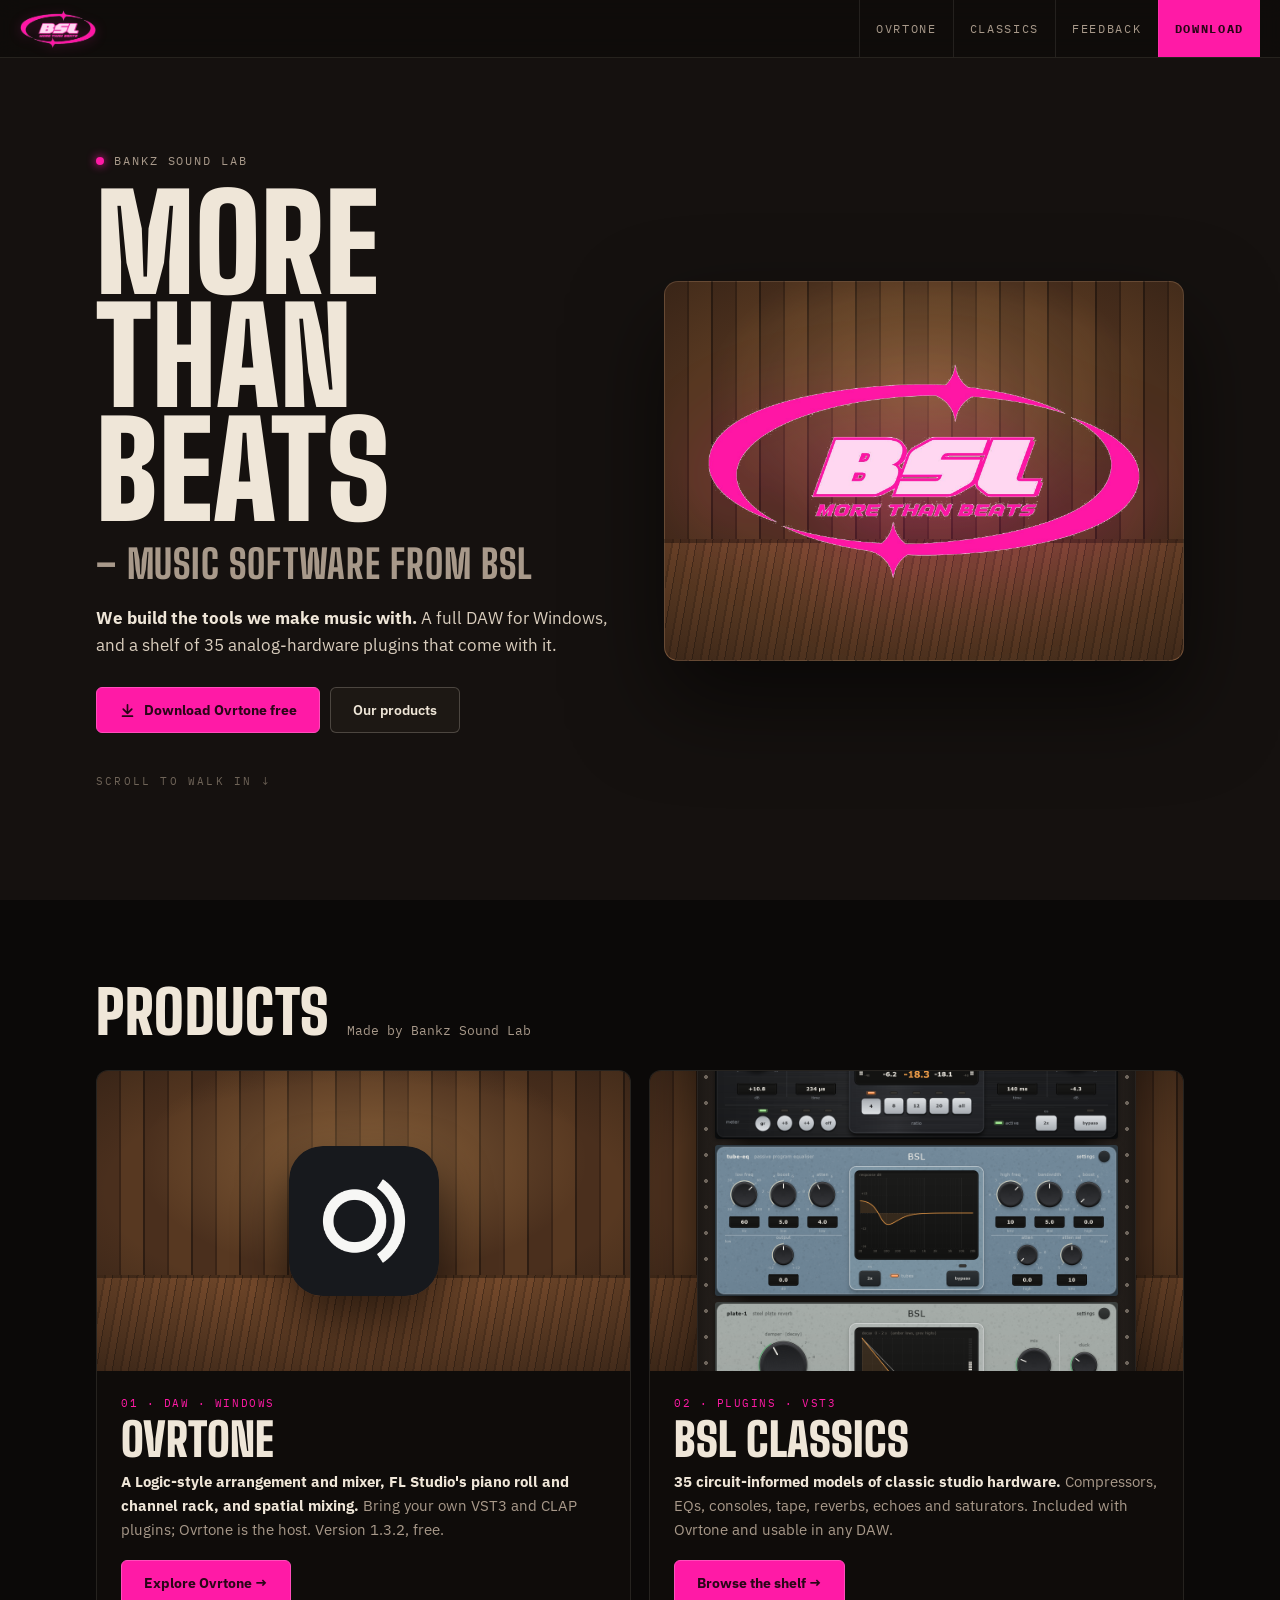
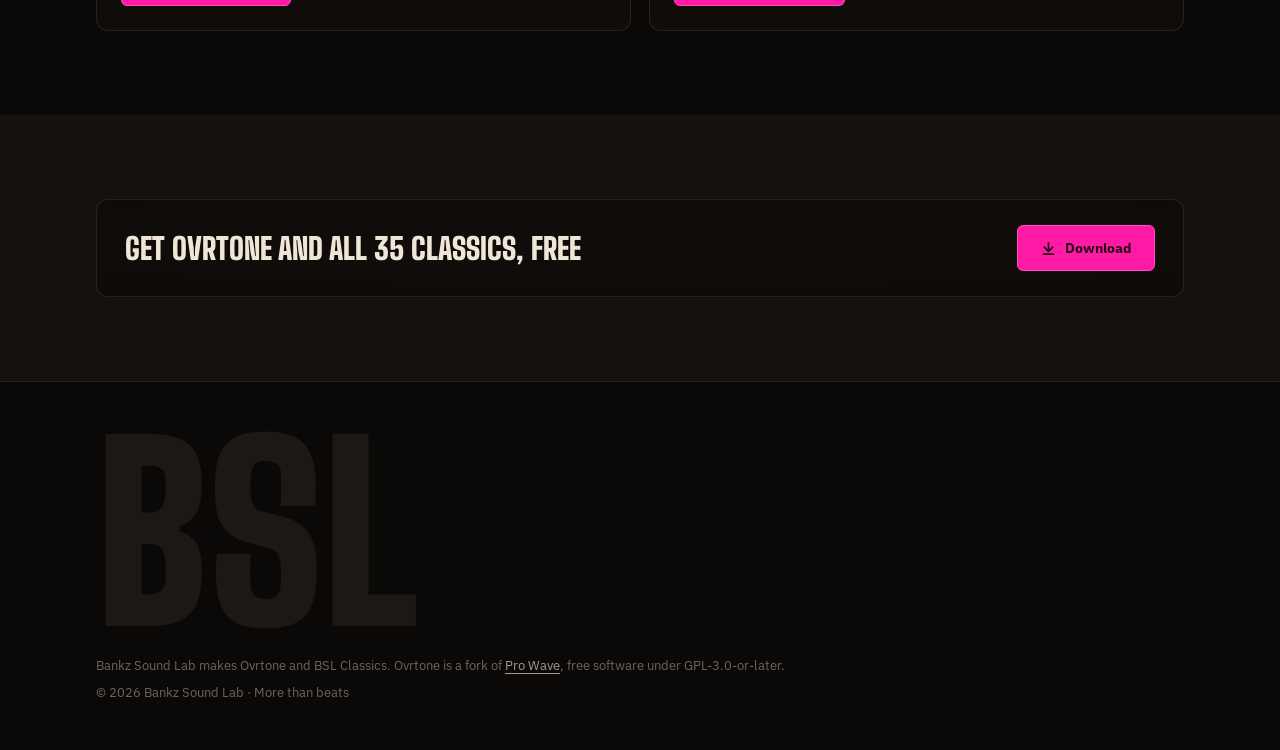
<file: index.html>
<!doctype html>
<html lang="en">
<head>
<meta charset="utf-8">
<meta name="viewport" content="width=device-width, initial-scale=1">
<title>Bankz Sound Lab — More than beats</title>
<meta name="description" content="Bankz Sound Lab makes music software: Ovrtone, a DAW for Windows, and BSL Classics, 35 analog-hardware plugins.">
<meta property="og:title" content="Bankz Sound Lab">
<meta property="og:description" content="More than beats. Ovrtone, a DAW for Windows, and BSL Classics, 35 analog-hardware plugins.">
<meta property="og:image" content="bsl-logo.png">
<link rel="icon" href="bsl-logo-small.png">
<link rel="preconnect" href="https://fonts.googleapis.com">
<link rel="preconnect" href="https://fonts.gstatic.com" crossorigin>
<link href="https://fonts.googleapis.com/css2?family=Big+Shoulders+Display:wght@700;800;900&family=IBM+Plex+Sans:wght@400;500;600;700&family=IBM+Plex+Mono:wght@400;500&display=swap" rel="stylesheet">
<link rel="stylesheet" href="style.css">
</head>
<body>

<header class="bar">
  <div class="wrap">
    <a class="logo" href="index.html" aria-label="Bankz Sound Lab home"><img src="bsl-logo-small.png" alt="BSL" class="bsl-mark"></a>
    <nav>
      <a href="ovrtone.html">Ovrtone</a>
      <a href="plugins.html">Classics</a>
      <a href="https://github.com/SakaBoluwatife/ovrtone/discussions">Feedback</a>
      <a class="get" href="download.html">Download</a>
    </nav>
  </div>
</header>

<main>
  <div class="hero brand-hero">
    <div class="wrap">
      <div>
        <div class="kicker"><span class="led"></span>Bankz Sound Lab</div>
        <h1>More than beats<small>– music software from BSL</small></h1>
        <p class="lead"><b>We build the tools we make music with.</b> A full DAW for Windows, and a shelf of 35 analog-hardware plugins that come with it.</p>
        <div class="actions">
          <a class="btn go" href="download.html">
            <svg viewBox="0 0 24 24" fill="none" stroke="currentColor" stroke-width="2.4" stroke-linecap="round" stroke-linejoin="round"><path d="M12 4v12M6 10l6 6 6-6M5 20h14"/></svg>
            Download Ovrtone free
          </a>
          <a class="btn" href="#products">Our products</a>
        </div>
        <div class="scroll-hint">Scroll to walk in ↓</div>
      </div>
      <div class="brand-stage studio">
        <img src="bsl-logo.png" alt="BSL: More than beats">
      </div>
    </div>
  </div>

  <section id="products" class="alt">
    <div class="wrap">
      <div class="head"><h2>Products</h2><span class="sub">Made by Bankz Sound Lab</span></div>
      <div class="products">
        <a class="card product" href="ovrtone.html">
          <div class="studio"><img class="appicon" src="icon.png" alt="Ovrtone app icon"></div>
          <div class="body">
            <div class="n">01 · DAW · WINDOWS</div>
            <h3>Ovrtone</h3>
            <p><b>A Logic-style arrangement and mixer, FL Studio's piano roll and channel rack, and spatial mixing.</b> Bring your own VST3 and CLAP plugins; Ovrtone is the host. Version 1.3.2, free.</p>
            <div class="actions"><span class="btn go">Explore Ovrtone →</span></div>
          </div>
        </a>
        <a class="card product" href="plugins.html">
          <div class="studio">
            <div class="rack">
              <img src="plugins/fet1-heritage.png" alt="">
              <img src="plugins/tubeeq-heritage.png" alt="">
              <img src="plugins/plate1-heritage.png" alt="">
            </div>
          </div>
          <div class="body">
            <div class="n">02 · PLUGINS · VST3</div>
            <h3>BSL Classics</h3>
            <p><b>35 circuit-informed models of classic studio hardware.</b> Compressors, EQs, consoles, tape, reverbs, echoes and saturators. Included with Ovrtone and usable in any DAW.</p>
            <div class="actions"><span class="btn go">Browse the shelf →</span></div>
          </div>
        </a>
      </div>
    </div>
  </section>

  <section>
    <div class="wrap">
      <div class="card next-door studio">
        <h3>Get Ovrtone and all 35 Classics, free</h3>
        <a class="btn go" href="download.html">
          <svg viewBox="0 0 24 24" fill="none" stroke="currentColor" stroke-width="2.4" stroke-linecap="round" stroke-linejoin="round"><path d="M12 4v12M6 10l6 6 6-6M5 20h14"/></svg>
          Download
        </a>
      </div>
    </div>
  </section>
</main>

<footer>
  <div class="wrap">
    <div class="big" aria-hidden="true">BSL</div>
    <p>Bankz Sound Lab makes Ovrtone and BSL Classics. Ovrtone is a fork of <a href="https://github.com/fabox-os/Pro-Wave">Pro Wave</a>, free software under GPL-3.0-or-later.</p>
    <p>© 2026 Bankz Sound Lab · More than beats</p>
  </div>
</footer>

<script src="site.js"></script>
</body>
</html>
</file>
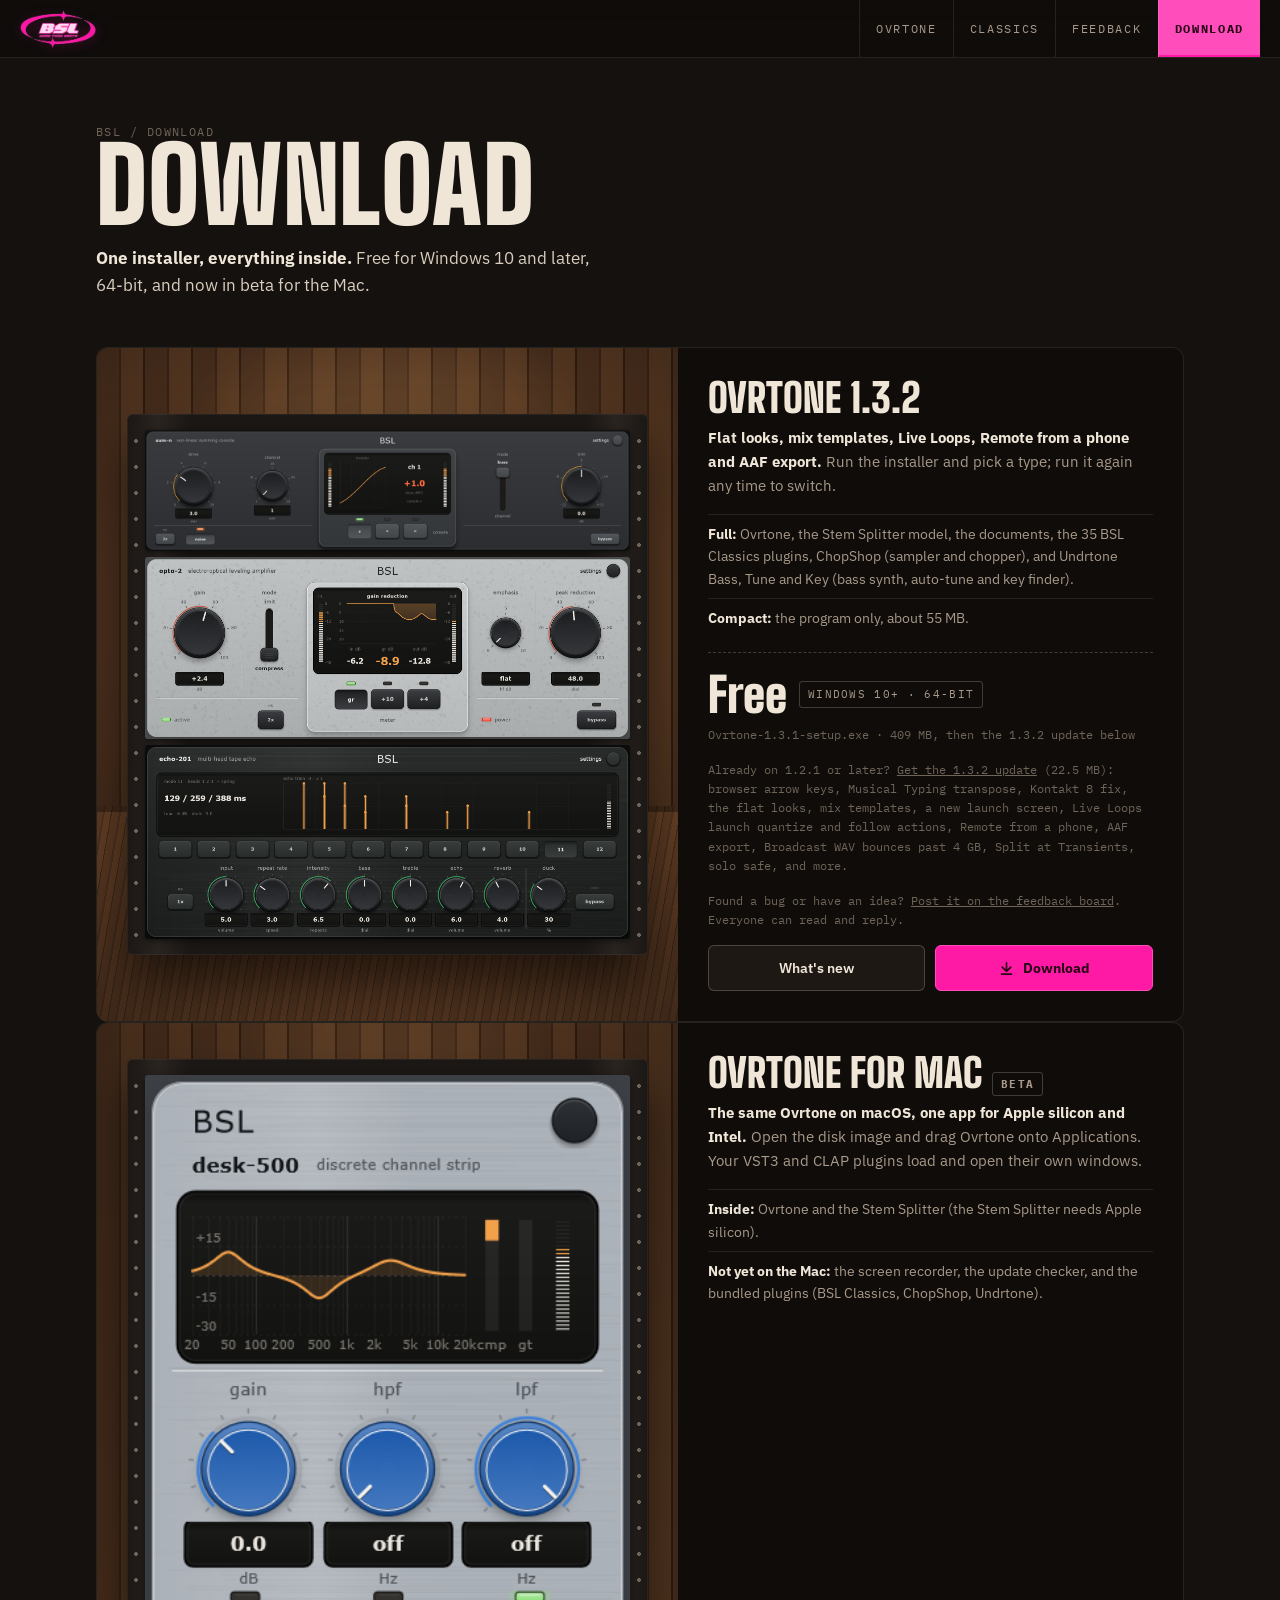
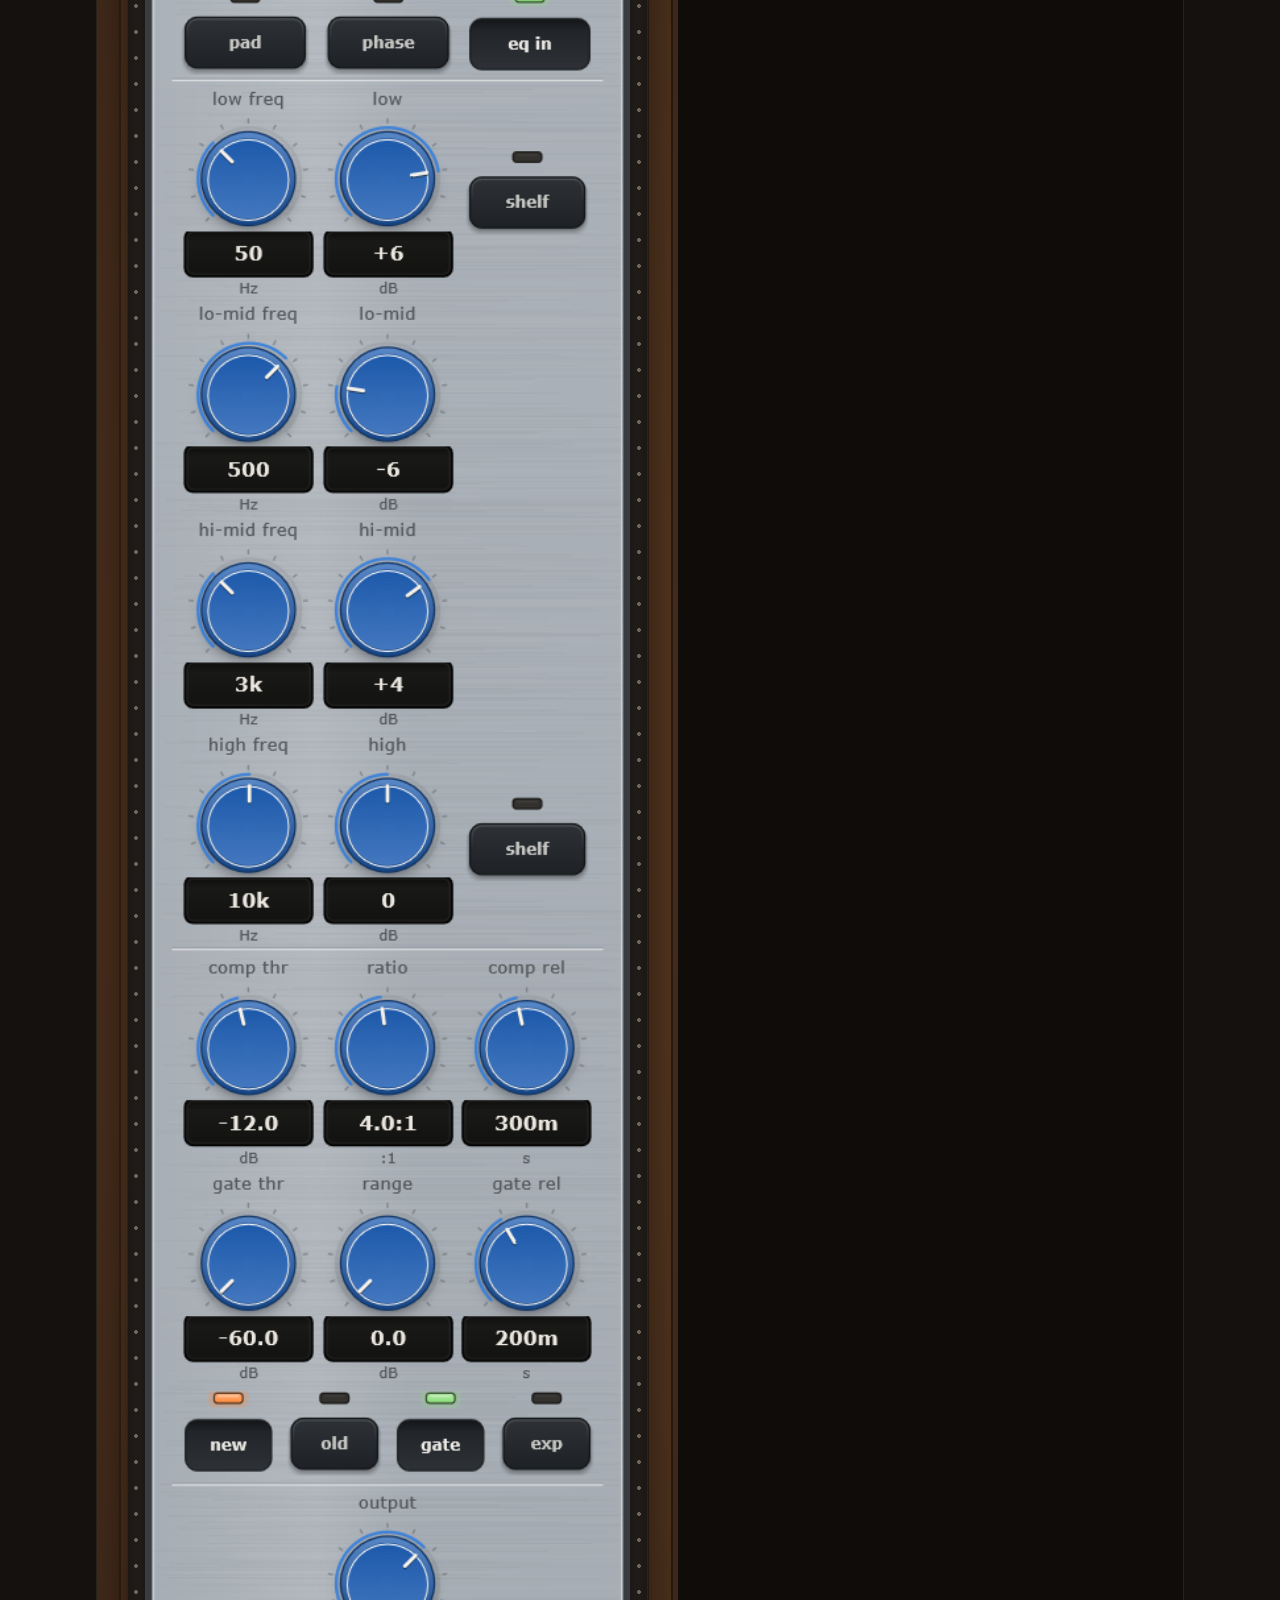
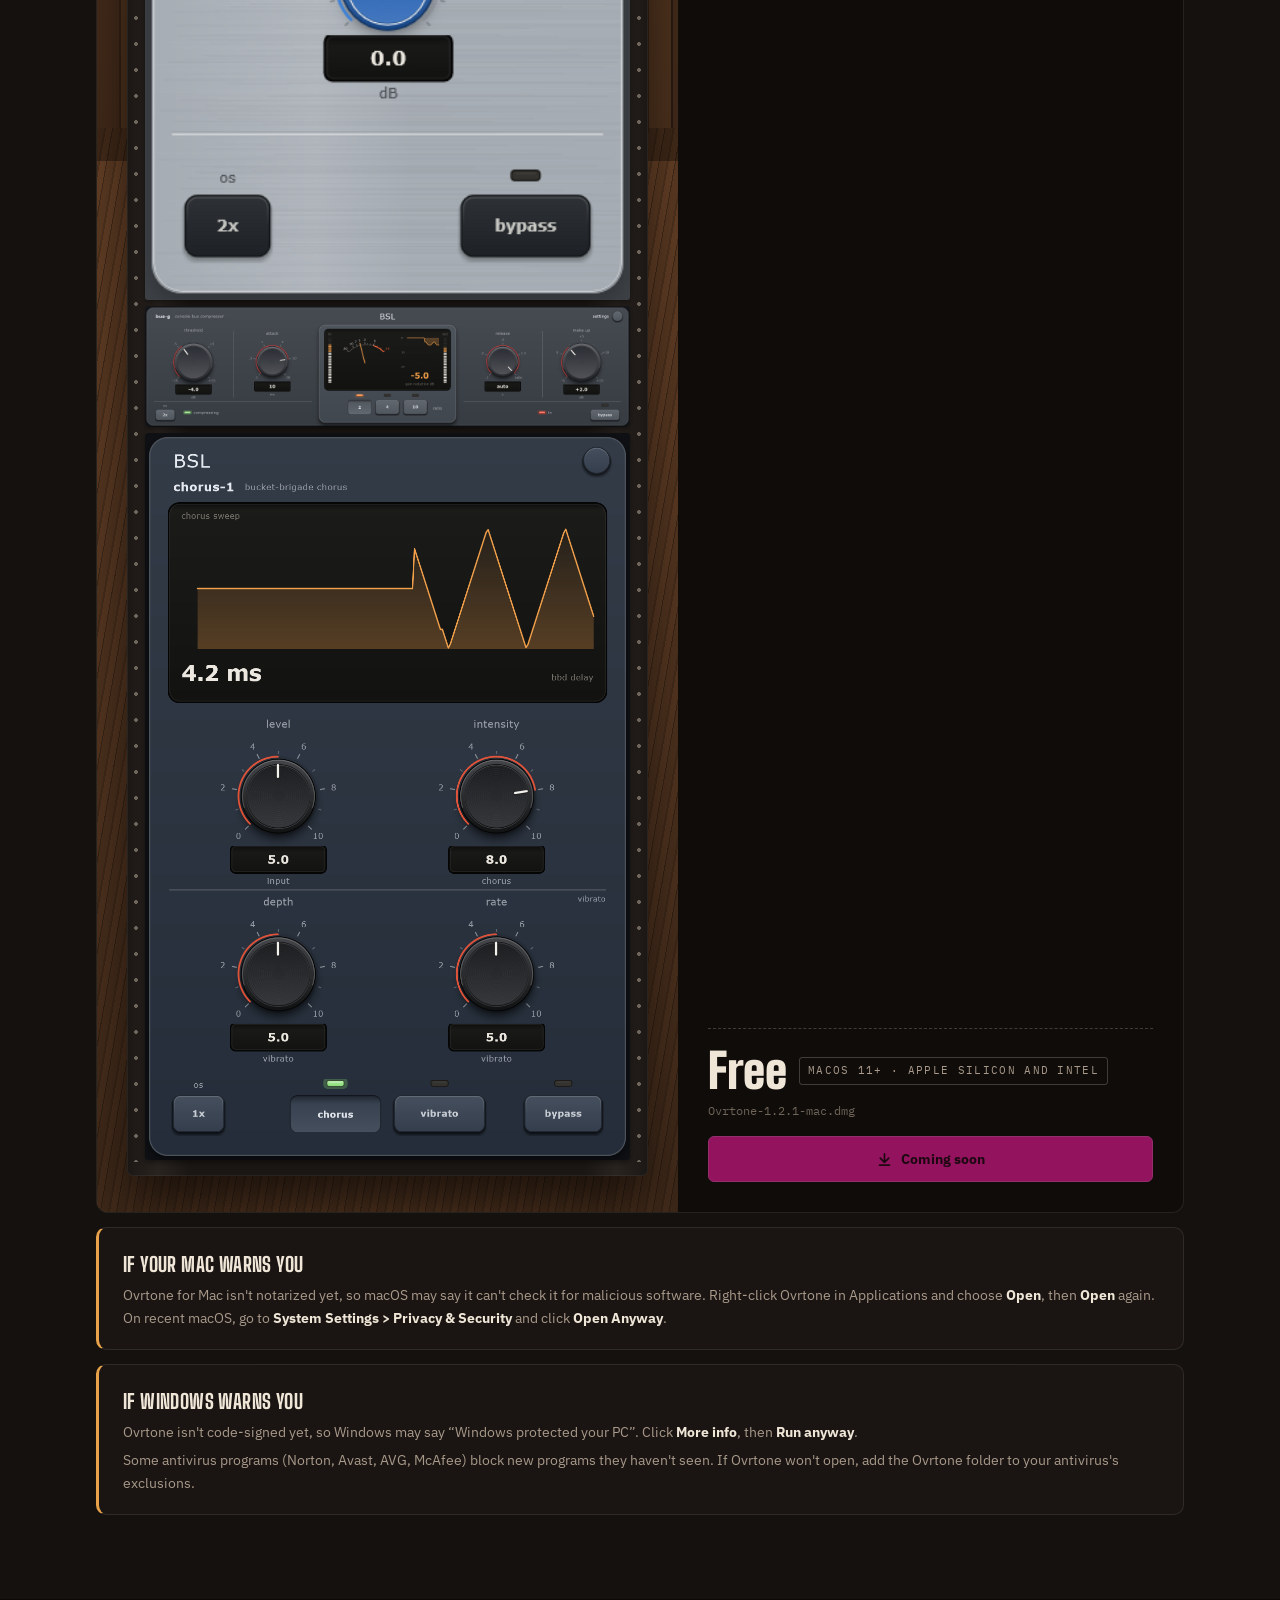
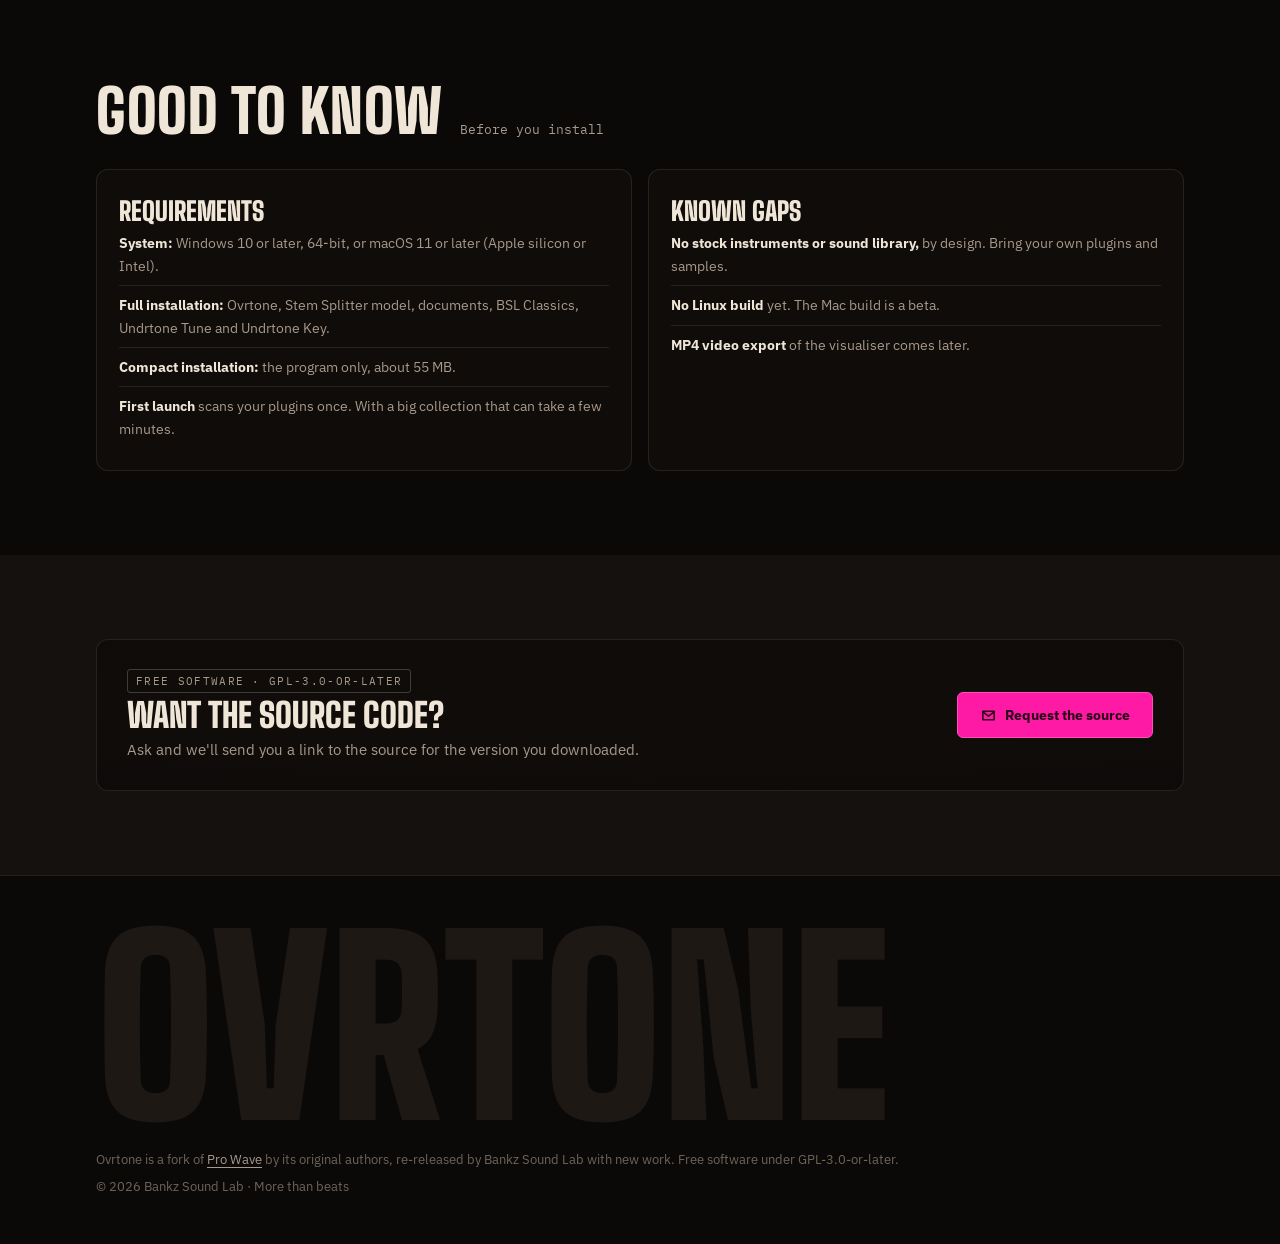
<file: download.html>
<!doctype html>
<html lang="en">
<head>
<meta charset="utf-8">
<meta name="viewport" content="width=device-width, initial-scale=1">
<title>Download Ovrtone for Windows and Mac</title>
<meta name="description" content="Download Ovrtone 1.2.1 for Windows 10 and 11, 64-bit. Beta for macOS 11 and later. One free installer with Ovrtone, the Stem Splitter model, the 35 BSL Classics plugins, ChopShop, and Undrtone Bass, Tune and Key.">
<link rel="icon" href="icon.png">
<link rel="preconnect" href="https://fonts.googleapis.com">
<link rel="preconnect" href="https://fonts.gstatic.com" crossorigin>
<link href="https://fonts.googleapis.com/css2?family=Big+Shoulders+Display:wght@700;800;900&family=IBM+Plex+Sans:wght@400;500;600;700&family=IBM+Plex+Mono:wght@400;500&display=swap" rel="stylesheet">
<link rel="stylesheet" href="style.css">
</head>
<body>

<header class="bar">
  <div class="wrap">
    <a class="logo" href="index.html" aria-label="Bankz Sound Lab home"><img src="bsl-logo-small.png" alt="BSL" class="bsl-mark"></a>
    <nav>
      <a href="ovrtone.html">Ovrtone</a>
      <a href="plugins.html">Classics</a>
      <a href="https://github.com/SakaBoluwatife/ovrtone/discussions">Feedback</a>
      <a class="get" href="download.html">Download</a>
    </nav>
  </div>
</header>

<main>
  <div class="page-head">
    <div class="wrap">
      <div class="crumbs"><a href="index.html">BSL</a> / Download</div>
      <h1>Download</h1>
      <p class="lead"><b>One installer, everything inside.</b> Free for Windows 10 and later, 64-bit, and now in beta for the Mac.</p>
    </div>
  </div>

  <section>
    <div class="wrap">
      <div class="card feature">
        <div class="studio">
          <div class="rack">
            <img src="plugins/sumn-heritage.png" alt="">
            <img src="plugins/opto2-heritage.png" alt="">
            <img src="plugins/echo201-heritage.png" alt="">
          </div>
        </div>
        <div class="body">
          <h3>Ovrtone 1.3.2</h3>
          <p><b>Flat looks, mix templates, Live Loops, Remote from a phone and AAF export.</b> Run the installer and pick a type; run it again any time to switch.</p>
          <ul class="opts">
            <li><b>Full:</b> Ovrtone, the Stem Splitter model, the documents, the 35 BSL Classics plugins, ChopShop (sampler and chopper), and Undrtone Bass, Tune and Key (bass synth, auto-tune and key finder).</li>
            <li><b>Compact:</b> the program only, about 55 MB.</li>
          </ul>
          <div class="price"><span class="big">Free</span><span class="tag">Windows 10+ · 64-bit</span></div>
          <div class="price-note">Ovrtone-1.3.1-setup.exe · 409 MB, then the 1.3.2 update below</div>
          <div class="price-note">Already on 1.2.1 or later? <a data-update style="text-decoration:underline">Get the 1.3.2 update</a> (22.5 MB): browser arrow keys, Musical Typing transpose, Kontakt 8 fix, the flat looks, mix templates, a new launch screen, Live Loops launch quantize and follow actions, Remote from a phone, AAF export, Broadcast WAV bounces past 4 GB, Split at Transients, solo safe, and more.</div>
          <div class="price-note">Found a bug or have an idea? <a href="https://github.com/SakaBoluwatife/ovrtone/discussions" style="text-decoration:underline">Post it on the feedback board</a>. Everyone can read and reply.</div>
          <div class="actions">
            <a class="btn" href="features.html">What's new</a>
            <a class="btn go" data-installer>
              <svg viewBox="0 0 24 24" fill="none" stroke="currentColor" stroke-width="2.4" stroke-linecap="round" stroke-linejoin="round"><path d="M12 4v12M6 10l6 6 6-6M5 20h14"/></svg>
              <span>Download</span>
            </a>
          </div>
        </div>
      </div>

      <div class="card feature" id="mac">
        <div class="studio">
          <div class="rack">
            <img src="plugins/desk500-heritage.png" alt="">
            <img src="plugins/busg-heritage.png" alt="">
            <img src="plugins/chorus1-heritage.png" alt="">
          </div>
        </div>
        <div class="body">
          <h3>Ovrtone for Mac <span class="tag">Beta</span></h3>
          <p><b>The same Ovrtone on macOS, one app for Apple silicon and Intel.</b> Open the disk image and drag Ovrtone onto Applications. Your VST3 and CLAP plugins load and open their own windows.</p>
          <ul class="opts">
            <li><b>Inside:</b> Ovrtone and the Stem Splitter (the Stem Splitter needs Apple silicon).</li>
            <li><b>Not yet on the Mac:</b> the screen recorder, the update checker, and the bundled plugins (BSL Classics, ChopShop, Undrtone).</li>
          </ul>
          <div class="price"><span class="big">Free</span><span class="tag">macOS 11+ · Apple silicon and Intel</span></div>
          <div class="price-note" data-mac-note>Ovrtone-1.2.1-mac.dmg</div>
          <div class="actions">
            <a class="btn go" data-mac>
              <svg viewBox="0 0 24 24" fill="none" stroke="currentColor" stroke-width="2.4" stroke-linecap="round" stroke-linejoin="round"><path d="M12 4v12M6 10l6 6 6-6M5 20h14"/></svg>
              <span>Download for Mac</span>
            </a>
          </div>
        </div>
      </div>

      <div class="note">
        <b class="t">If your Mac warns you</b>
        <p>Ovrtone for Mac isn't notarized yet, so macOS may say it can't check it for malicious software. Right-click Ovrtone in Applications and choose <strong>Open</strong>, then <strong>Open</strong> again. On recent macOS, go to <strong>System Settings &gt; Privacy &amp; Security</strong> and click <strong>Open Anyway</strong>.</p>
      </div>

      <div class="note">
        <b class="t">If Windows warns you</b>
        <p>Ovrtone isn't code-signed yet, so Windows may say “Windows protected your PC”. Click <strong>More info</strong>, then <strong>Run anyway</strong>.</p>
        <p>Some antivirus programs (Norton, Avast, AVG, McAfee) block new programs they haven't seen. If Ovrtone won't open, add the Ovrtone folder to your antivirus's exclusions.</p>
      </div>
    </div>
  </section>

  <section class="alt">
    <div class="wrap">
      <div class="head"><h2>Good to know</h2><span class="sub">Before you install</span></div>
      <div class="two">
        <div class="card spec"><h3>Requirements</h3><ul>
          <li><b>System:</b> Windows 10 or later, 64-bit, or macOS 11 or later (Apple silicon or Intel).</li>
          <li><b>Full installation:</b> Ovrtone, Stem Splitter model, documents, BSL Classics, Undrtone Tune and Undrtone Key.</li>
          <li><b>Compact installation:</b> the program only, about 55 MB.</li>
          <li><b>First launch</b> scans your plugins once. With a big collection that can take a few minutes.</li>
        </ul></div>
        <div class="card spec"><h3>Known gaps</h3><ul>
          <li><b>No stock instruments or sound library,</b> by design. Bring your own plugins and samples.</li>
          <li><b>No Linux build</b> yet. The Mac build is a beta.</li>
          <li><b>MP4 video export</b> of the visualiser comes later.</li>
        </ul></div>
      </div>
    </div>
  </section>

  <section id="source">
    <div class="wrap">
      <div class="card req studio">
        <div>
          <span class="tag">Free software · GPL-3.0-or-later</span>
          <h3>Want the source code?</h3>
          <p>Ask and we'll send you a link to the source for the version you downloaded.</p>
        </div>
        <a class="btn go" id="request-source" href="#">
          <svg viewBox="0 0 24 24" fill="none" stroke="currentColor" stroke-width="2.2" stroke-linecap="round" stroke-linejoin="round"><path d="M4 6h16v12H4z"/><path d="m4 7 8 6 8-6"/></svg>
          Request the source
        </a>
      </div>
    </div>
  </section>
</main>

<footer>
  <div class="wrap">
    <div class="big" aria-hidden="true">Ovrtone</div>
    <p>Ovrtone is a fork of <a href="https://github.com/fabox-os/Pro-Wave">Pro Wave</a> by its original authors, re-released by Bankz Sound Lab with new work. Free software under GPL-3.0-or-later.</p>
    <p>© 2026 Bankz Sound Lab · More than beats</p>
  </div>
</footer>

<script src="site.js"></script>
</body>
</html>
</file>
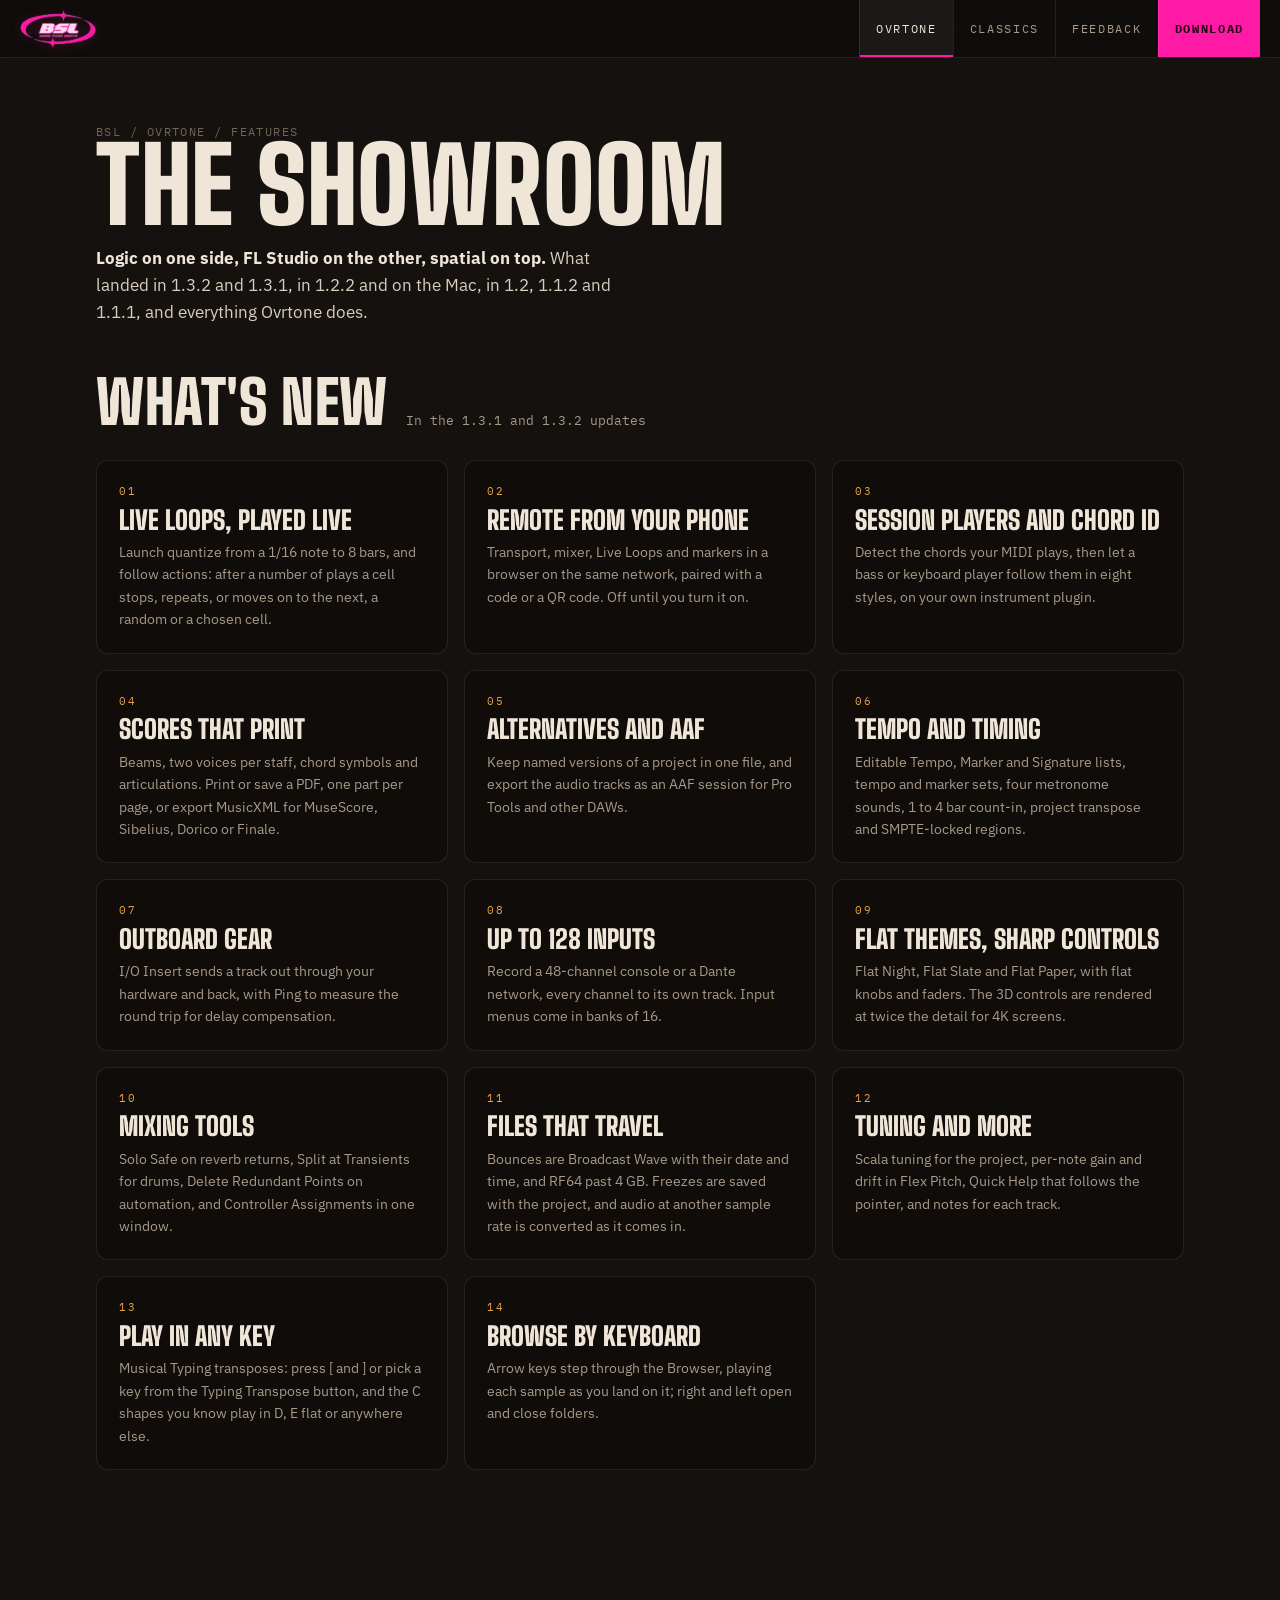
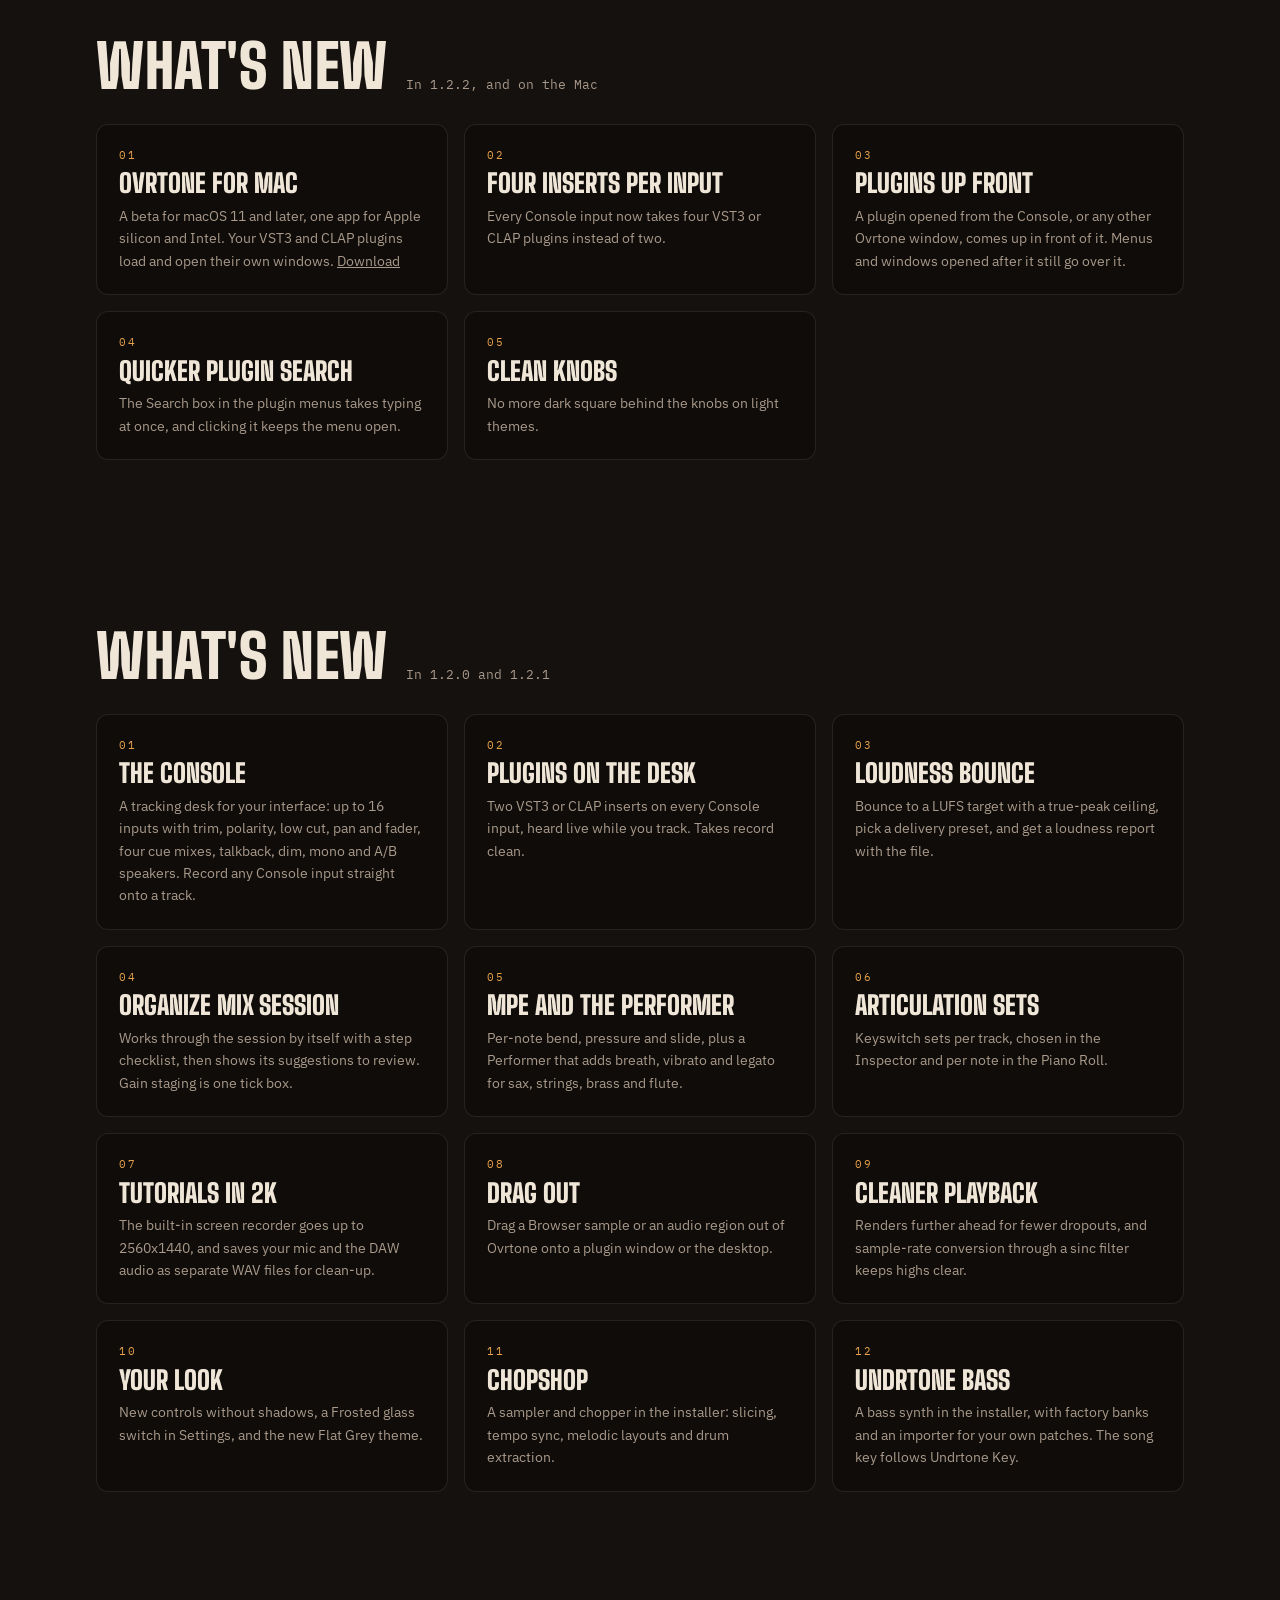
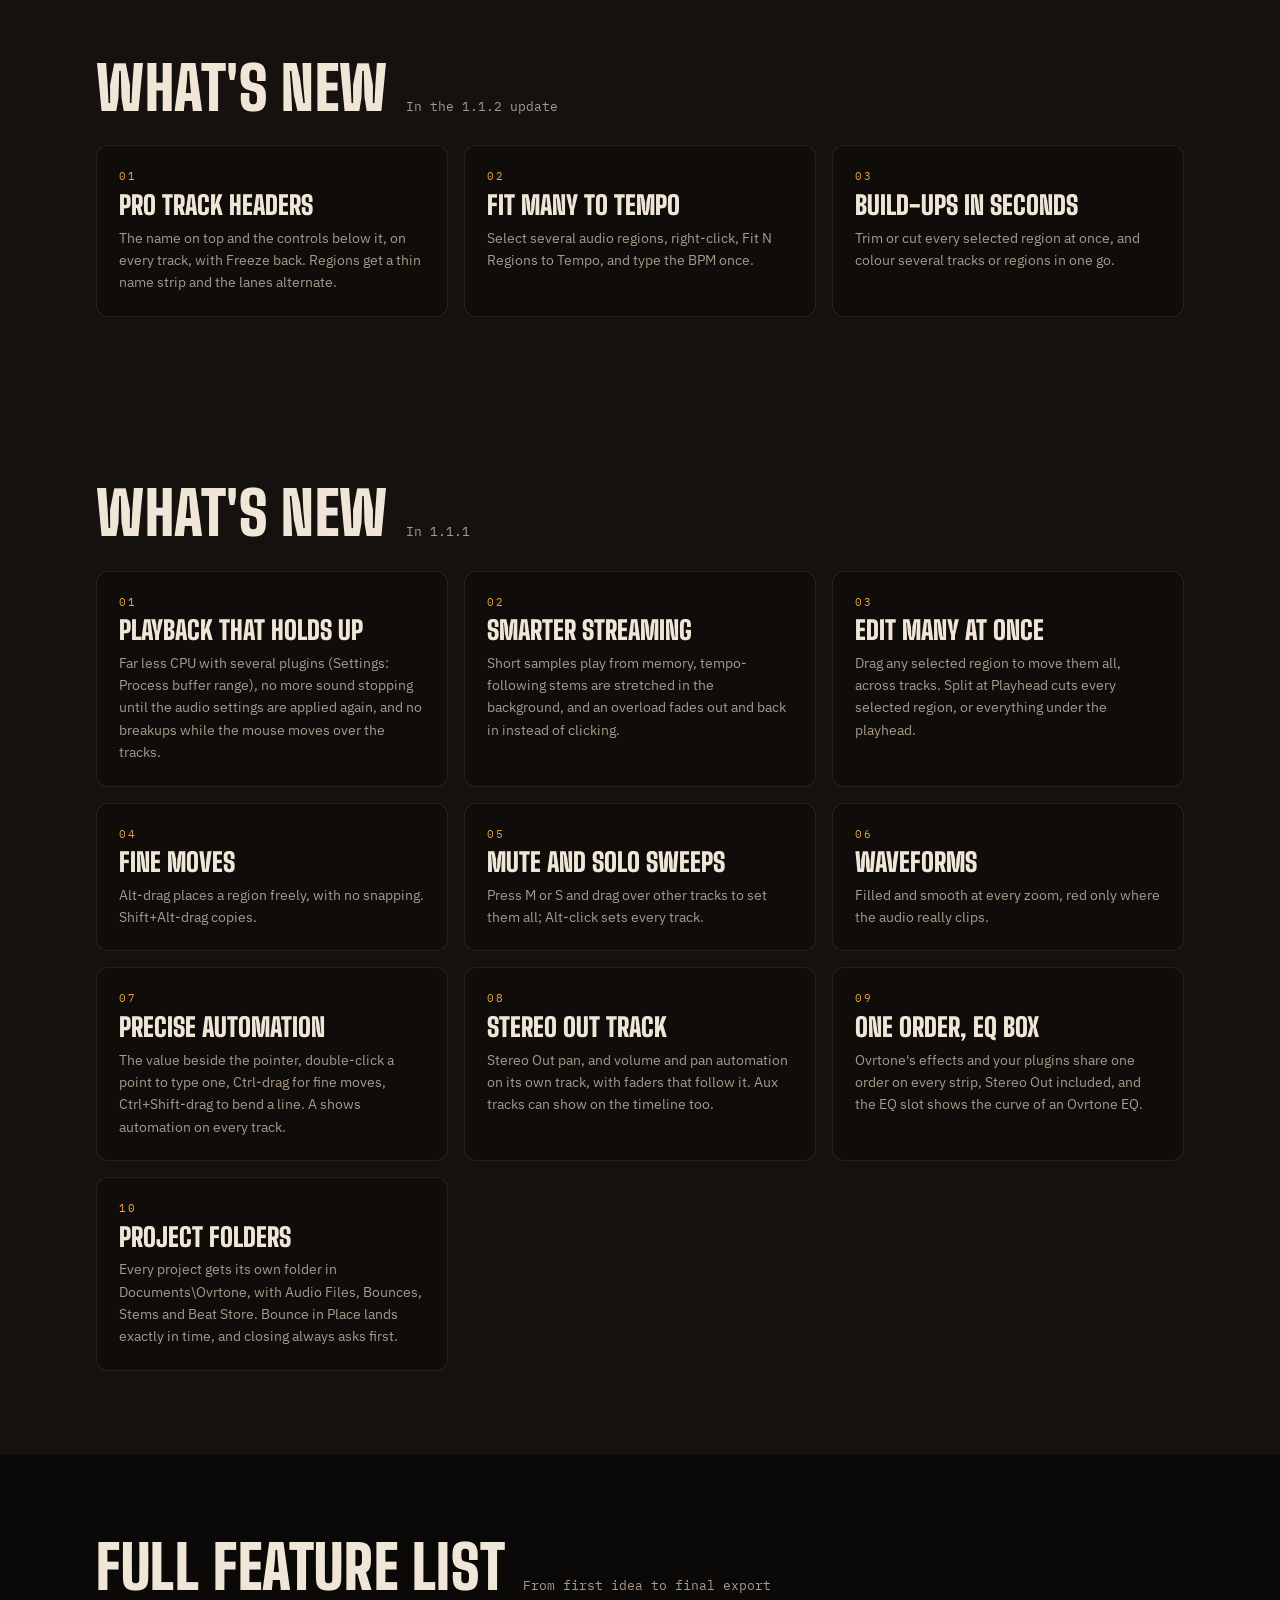
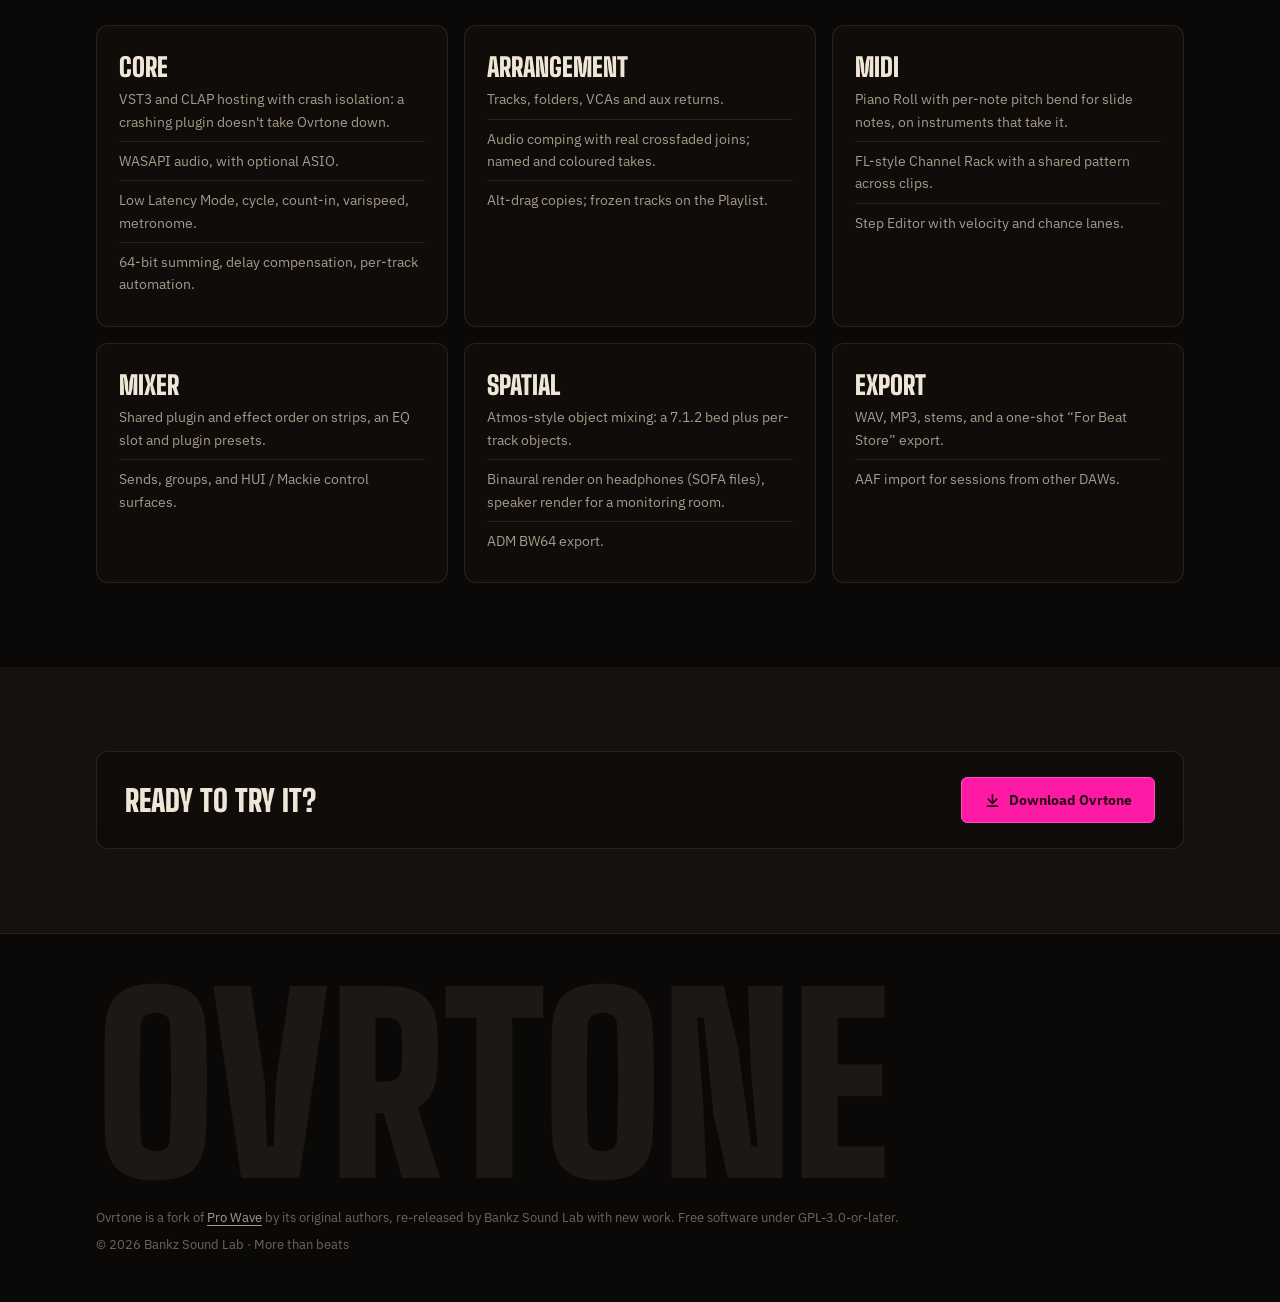
<file: features.html>
<!doctype html>
<html lang="en">
<head>
<meta charset="utf-8">
<meta name="viewport" content="width=device-width, initial-scale=1">
<title>Features &amp; what's new | Ovrtone</title>
<meta name="description" content="What's new in Ovrtone 1.1.1 and the full feature list: VST3 and CLAP hosting, Logic-style arrangement, FL-style Channel Rack, spatial mixing and more.">
<link rel="icon" href="icon.png">
<link rel="preconnect" href="https://fonts.googleapis.com">
<link rel="preconnect" href="https://fonts.gstatic.com" crossorigin>
<link href="https://fonts.googleapis.com/css2?family=Big+Shoulders+Display:wght@700;800;900&family=IBM+Plex+Sans:wght@400;500;600;700&family=IBM+Plex+Mono:wght@400;500&display=swap" rel="stylesheet">
<link rel="stylesheet" href="style.css">
</head>
<body>

<header class="bar">
  <div class="wrap">
    <a class="logo" href="index.html" aria-label="Bankz Sound Lab home"><img src="bsl-logo-small.png" alt="BSL" class="bsl-mark"></a>
    <nav>
      <a href="ovrtone.html">Ovrtone</a>
      <a href="plugins.html">Classics</a>
      <a href="https://github.com/SakaBoluwatife/ovrtone/discussions">Feedback</a>
      <a class="get" href="download.html">Download</a>
    </nav>
  </div>
</header>

<main>
  <div class="page-head">
    <div class="wrap">
      <div class="crumbs"><a href="index.html">BSL</a> / <a href="ovrtone.html">Ovrtone</a> / Features</div>
      <h1>The showroom</h1>
      <p class="lead"><b>Logic on one side, FL Studio on the other, spatial on top.</b> What landed in 1.3.2 and 1.3.1, in 1.2.2 and on the Mac, in 1.2, 1.1.2 and 1.1.1, and everything Ovrtone does.</p>
    </div>
  </div>

  <section id="new-130">
    <div class="wrap">
      <div class="head"><h2>What's new</h2><span class="sub">In the 1.3.1 and 1.3.2 updates</span></div>
      <div class="grid">
        <div class="card spec"><div class="n">01</div><h3>Live Loops, played live</h3><p>Launch quantize from a 1/16 note to 8 bars, and follow actions: after a number of plays a cell stops, repeats, or moves on to the next, a random or a chosen cell.</p></div>
        <div class="card spec"><div class="n">02</div><h3>Remote from your phone</h3><p>Transport, mixer, Live Loops and markers in a browser on the same network, paired with a code or a QR code. Off until you turn it on.</p></div>
        <div class="card spec"><div class="n">03</div><h3>Session Players and Chord ID</h3><p>Detect the chords your MIDI plays, then let a bass or keyboard player follow them in eight styles, on your own instrument plugin.</p></div>
        <div class="card spec"><div class="n">04</div><h3>Scores that print</h3><p>Beams, two voices per staff, chord symbols and articulations. Print or save a PDF, one part per page, or export MusicXML for MuseScore, Sibelius, Dorico or Finale.</p></div>
        <div class="card spec"><div class="n">05</div><h3>Alternatives and AAF</h3><p>Keep named versions of a project in one file, and export the audio tracks as an AAF session for Pro Tools and other DAWs.</p></div>
        <div class="card spec"><div class="n">06</div><h3>Tempo and timing</h3><p>Editable Tempo, Marker and Signature lists, tempo and marker sets, four metronome sounds, 1 to 4 bar count-in, project transpose and SMPTE-locked regions.</p></div>
        <div class="card spec"><div class="n">07</div><h3>Outboard gear</h3><p>I/O Insert sends a track out through your hardware and back, with Ping to measure the round trip for delay compensation.</p></div>
        <div class="card spec"><div class="n">08</div><h3>Up to 128 inputs</h3><p>Record a 48-channel console or a Dante network, every channel to its own track. Input menus come in banks of 16.</p></div>
        <div class="card spec"><div class="n">09</div><h3>Flat themes, sharp controls</h3><p>Flat Night, Flat Slate and Flat Paper, with flat knobs and faders. The 3D controls are rendered at twice the detail for 4K screens.</p></div>
        <div class="card spec"><div class="n">10</div><h3>Mixing tools</h3><p>Solo Safe on reverb returns, Split at Transients for drums, Delete Redundant Points on automation, and Controller Assignments in one window.</p></div>
        <div class="card spec"><div class="n">11</div><h3>Files that travel</h3><p>Bounces are Broadcast Wave with their date and time, and RF64 past 4 GB. Freezes are saved with the project, and audio at another sample rate is converted as it comes in.</p></div>
        <div class="card spec"><div class="n">12</div><h3>Tuning and more</h3><p>Scala tuning for the project, per-note gain and drift in Flex Pitch, Quick Help that follows the pointer, and notes for each track.</p></div>
        <div class="card spec"><div class="n">13</div><h3>Play in any key</h3><p>Musical Typing transposes: press [ and ] or pick a key from the Typing Transpose button, and the C shapes you know play in D, E flat or anywhere else.</p></div>
        <div class="card spec"><div class="n">14</div><h3>Browse by keyboard</h3><p>Arrow keys step through the Browser, playing each sample as you land on it; right and left open and close folders.</p></div>
      </div>
    </div>
  </section>

  <section id="new-122">
    <div class="wrap">
      <div class="head"><h2>What's new</h2><span class="sub">In 1.2.2, and on the Mac</span></div>
      <div class="grid">
        <div class="card spec"><div class="n">01</div><h3>Ovrtone for Mac</h3><p>A beta for macOS 11 and later, one app for Apple silicon and Intel. Your VST3 and CLAP plugins load and open their own windows. <a href="download.html#mac" style="text-decoration:underline">Download</a></p></div>
        <div class="card spec"><div class="n">02</div><h3>Four inserts per input</h3><p>Every Console input now takes four VST3 or CLAP plugins instead of two.</p></div>
        <div class="card spec"><div class="n">03</div><h3>Plugins up front</h3><p>A plugin opened from the Console, or any other Ovrtone window, comes up in front of it. Menus and windows opened after it still go over it.</p></div>
        <div class="card spec"><div class="n">04</div><h3>Quicker plugin search</h3><p>The Search box in the plugin menus takes typing at once, and clicking it keeps the menu open.</p></div>
        <div class="card spec"><div class="n">05</div><h3>Clean knobs</h3><p>No more dark square behind the knobs on light themes.</p></div>
      </div>
    </div>
  </section>

  <section id="new-12">
    <div class="wrap">
      <div class="head"><h2>What's new</h2><span class="sub">In 1.2.0 and 1.2.1</span></div>
      <div class="grid">
        <div class="card spec"><div class="n">01</div><h3>The Console</h3><p>A tracking desk for your interface: up to 16 inputs with trim, polarity, low cut, pan and fader, four cue mixes, talkback, dim, mono and A/B speakers. Record any Console input straight onto a track.</p></div>
        <div class="card spec"><div class="n">02</div><h3>Plugins on the desk</h3><p>Two VST3 or CLAP inserts on every Console input, heard live while you track. Takes record clean.</p></div>
        <div class="card spec"><div class="n">03</div><h3>Loudness bounce</h3><p>Bounce to a LUFS target with a true-peak ceiling, pick a delivery preset, and get a loudness report with the file.</p></div>
        <div class="card spec"><div class="n">04</div><h3>Organize Mix Session</h3><p>Works through the session by itself with a step checklist, then shows its suggestions to review. Gain staging is one tick box.</p></div>
        <div class="card spec"><div class="n">05</div><h3>MPE and the Performer</h3><p>Per-note bend, pressure and slide, plus a Performer that adds breath, vibrato and legato for sax, strings, brass and flute.</p></div>
        <div class="card spec"><div class="n">06</div><h3>Articulation Sets</h3><p>Keyswitch sets per track, chosen in the Inspector and per note in the Piano Roll.</p></div>
        <div class="card spec"><div class="n">07</div><h3>Tutorials in 2K</h3><p>The built-in screen recorder goes up to 2560x1440, and saves your mic and the DAW audio as separate WAV files for clean-up.</p></div>
        <div class="card spec"><div class="n">08</div><h3>Drag out</h3><p>Drag a Browser sample or an audio region out of Ovrtone onto a plugin window or the desktop.</p></div>
        <div class="card spec"><div class="n">09</div><h3>Cleaner playback</h3><p>Renders further ahead for fewer dropouts, and sample-rate conversion through a sinc filter keeps highs clear.</p></div>
        <div class="card spec"><div class="n">10</div><h3>Your look</h3><p>New controls without shadows, a Frosted glass switch in Settings, and the new Flat Grey theme.</p></div>
        <div class="card spec"><div class="n">11</div><h3>ChopShop</h3><p>A sampler and chopper in the installer: slicing, tempo sync, melodic layouts and drum extraction.</p></div>
        <div class="card spec"><div class="n">12</div><h3>Undrtone Bass</h3><p>A bass synth in the installer, with factory banks and an importer for your own patches. The song key follows Undrtone Key.</p></div>
      </div>
    </div>
  </section>

  <section id="new-112">
    <div class="wrap">
      <div class="head"><h2>What's new</h2><span class="sub">In the 1.1.2 update</span></div>
      <div class="grid">
        <div class="card spec"><div class="n">01</div><h3>Pro track headers</h3><p>The name on top and the controls below it, on every track, with Freeze back. Regions get a thin name strip and the lanes alternate.</p></div>
        <div class="card spec"><div class="n">02</div><h3>Fit many to tempo</h3><p>Select several audio regions, right-click, Fit N Regions to Tempo, and type the BPM once.</p></div>
        <div class="card spec"><div class="n">03</div><h3>Build-ups in seconds</h3><p>Trim or cut every selected region at once, and colour several tracks or regions in one go.</p></div>
      </div>
    </div>
  </section>

  <section id="new">
    <div class="wrap">
      <div class="head"><h2>What's new</h2><span class="sub">In 1.1.1</span></div>
      <div class="grid">
        <div class="card spec"><div class="n">01</div><h3>Playback that holds up</h3><p>Far less CPU with several plugins (Settings: Process buffer range), no more sound stopping until the audio settings are applied again, and no breakups while the mouse moves over the tracks.</p></div>
        <div class="card spec"><div class="n">02</div><h3>Smarter streaming</h3><p>Short samples play from memory, tempo-following stems are stretched in the background, and an overload fades out and back in instead of clicking.</p></div>
        <div class="card spec"><div class="n">03</div><h3>Edit many at once</h3><p>Drag any selected region to move them all, across tracks. Split at Playhead cuts every selected region, or everything under the playhead.</p></div>
        <div class="card spec"><div class="n">04</div><h3>Fine moves</h3><p>Alt-drag places a region freely, with no snapping. Shift+Alt-drag copies.</p></div>
        <div class="card spec"><div class="n">05</div><h3>Mute and Solo sweeps</h3><p>Press M or S and drag over other tracks to set them all; Alt-click sets every track.</p></div>
        <div class="card spec"><div class="n">06</div><h3>Waveforms</h3><p>Filled and smooth at every zoom, red only where the audio really clips.</p></div>
        <div class="card spec"><div class="n">07</div><h3>Precise automation</h3><p>The value beside the pointer, double-click a point to type one, Ctrl-drag for fine moves, Ctrl+Shift-drag to bend a line. A shows automation on every track.</p></div>
        <div class="card spec"><div class="n">08</div><h3>Stereo Out track</h3><p>Stereo Out pan, and volume and pan automation on its own track, with faders that follow it. Aux tracks can show on the timeline too.</p></div>
        <div class="card spec"><div class="n">09</div><h3>One order, EQ box</h3><p>Ovrtone's effects and your plugins share one order on every strip, Stereo Out included, and the EQ slot shows the curve of an Ovrtone EQ.</p></div>
        <div class="card spec"><div class="n">10</div><h3>Project folders</h3><p>Every project gets its own folder in Documents\Ovrtone, with Audio Files, Bounces, Stems and Beat Store. Bounce in Place lands exactly in time, and closing always asks first.</p></div>
      </div>
    </div>
  </section>

  <section id="features" class="alt">
    <div class="wrap">
      <div class="head"><h2>Full feature list</h2><span class="sub">From first idea to final export</span></div>
      <div class="grid">
        <div class="card spec"><h3>Core</h3><ul>
          <li>VST3 and CLAP hosting with crash isolation: a crashing plugin doesn't take Ovrtone down.</li>
          <li>WASAPI audio, with optional ASIO.</li>
          <li>Low Latency Mode, cycle, count-in, varispeed, metronome.</li>
          <li>64-bit summing, delay compensation, per-track automation.</li>
        </ul></div>
        <div class="card spec"><h3>Arrangement</h3><ul>
          <li>Tracks, folders, VCAs and aux returns.</li>
          <li>Audio comping with real crossfaded joins; named and coloured takes.</li>
          <li>Alt-drag copies; frozen tracks on the Playlist.</li>
        </ul></div>
        <div class="card spec"><h3>MIDI</h3><ul>
          <li>Piano Roll with per-note pitch bend for slide notes, on instruments that take it.</li>
          <li>FL-style Channel Rack with a shared pattern across clips.</li>
          <li>Step Editor with velocity and chance lanes.</li>
        </ul></div>
        <div class="card spec"><h3>Mixer</h3><ul>
          <li>Shared plugin and effect order on strips, an EQ slot and plugin presets.</li>
          <li>Sends, groups, and HUI / Mackie control surfaces.</li>
        </ul></div>
        <div class="card spec"><h3>Spatial</h3><ul>
          <li>Atmos-style object mixing: a 7.1.2 bed plus per-track objects.</li>
          <li>Binaural render on headphones (SOFA files), speaker render for a monitoring room.</li>
          <li>ADM BW64 export.</li>
        </ul></div>
        <div class="card spec"><h3>Export</h3><ul>
          <li>WAV, MP3, stems, and a one-shot “For Beat Store” export.</li>
          <li>AAF import for sessions from other DAWs.</li>
        </ul></div>
      </div>
    </div>
  </section>

  <section>
    <div class="wrap">
      <div class="card next-door studio">
        <h3>Ready to try it?</h3>
        <a class="btn go" href="download.html">
          <svg viewBox="0 0 24 24" fill="none" stroke="currentColor" stroke-width="2.4" stroke-linecap="round" stroke-linejoin="round"><path d="M12 4v12M6 10l6 6 6-6M5 20h14"/></svg>
          Download Ovrtone
        </a>
      </div>
    </div>
  </section>
</main>

<footer>
  <div class="wrap">
    <div class="big" aria-hidden="true">Ovrtone</div>
    <p>Ovrtone is a fork of <a href="https://github.com/fabox-os/Pro-Wave">Pro Wave</a> by its original authors, re-released by Bankz Sound Lab with new work. Free software under GPL-3.0-or-later.</p>
    <p>© 2026 Bankz Sound Lab · More than beats</p>
  </div>
</footer>

<script src="site.js"></script>
</body>
</html>
</file>
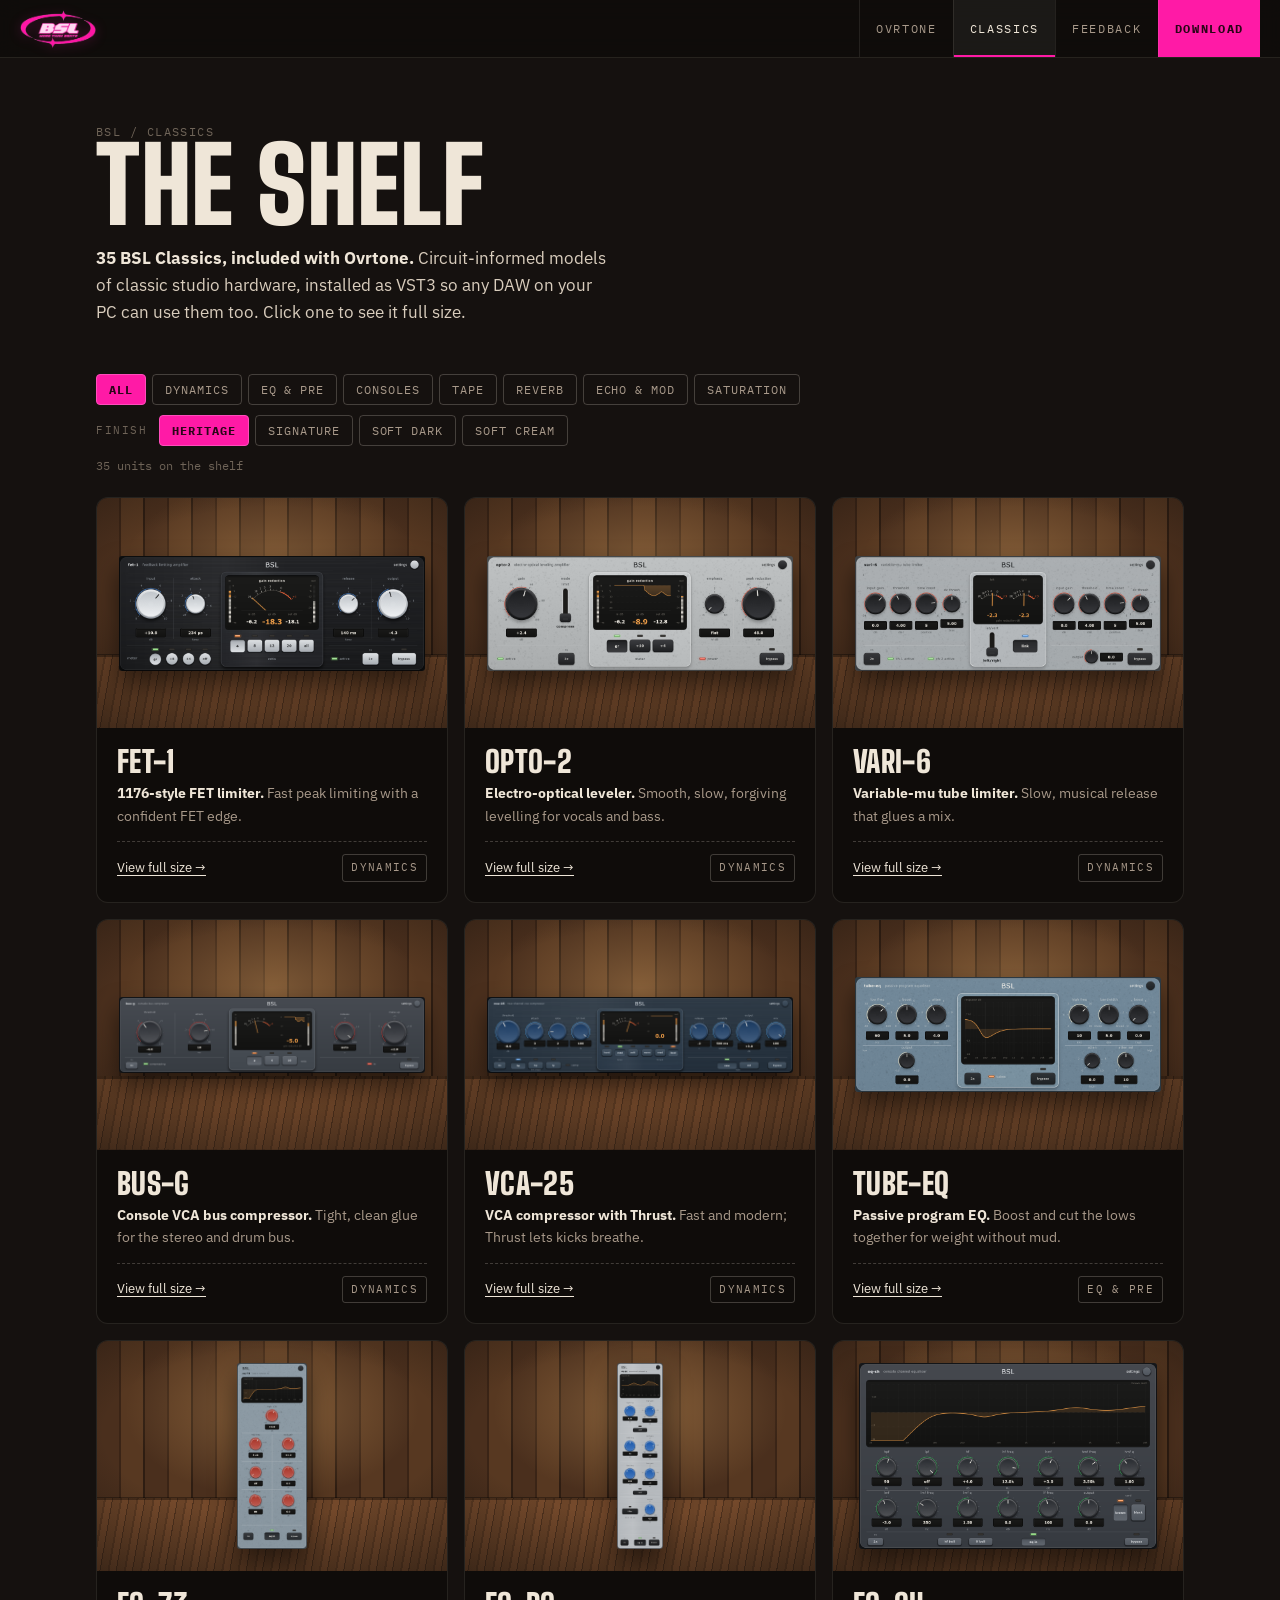
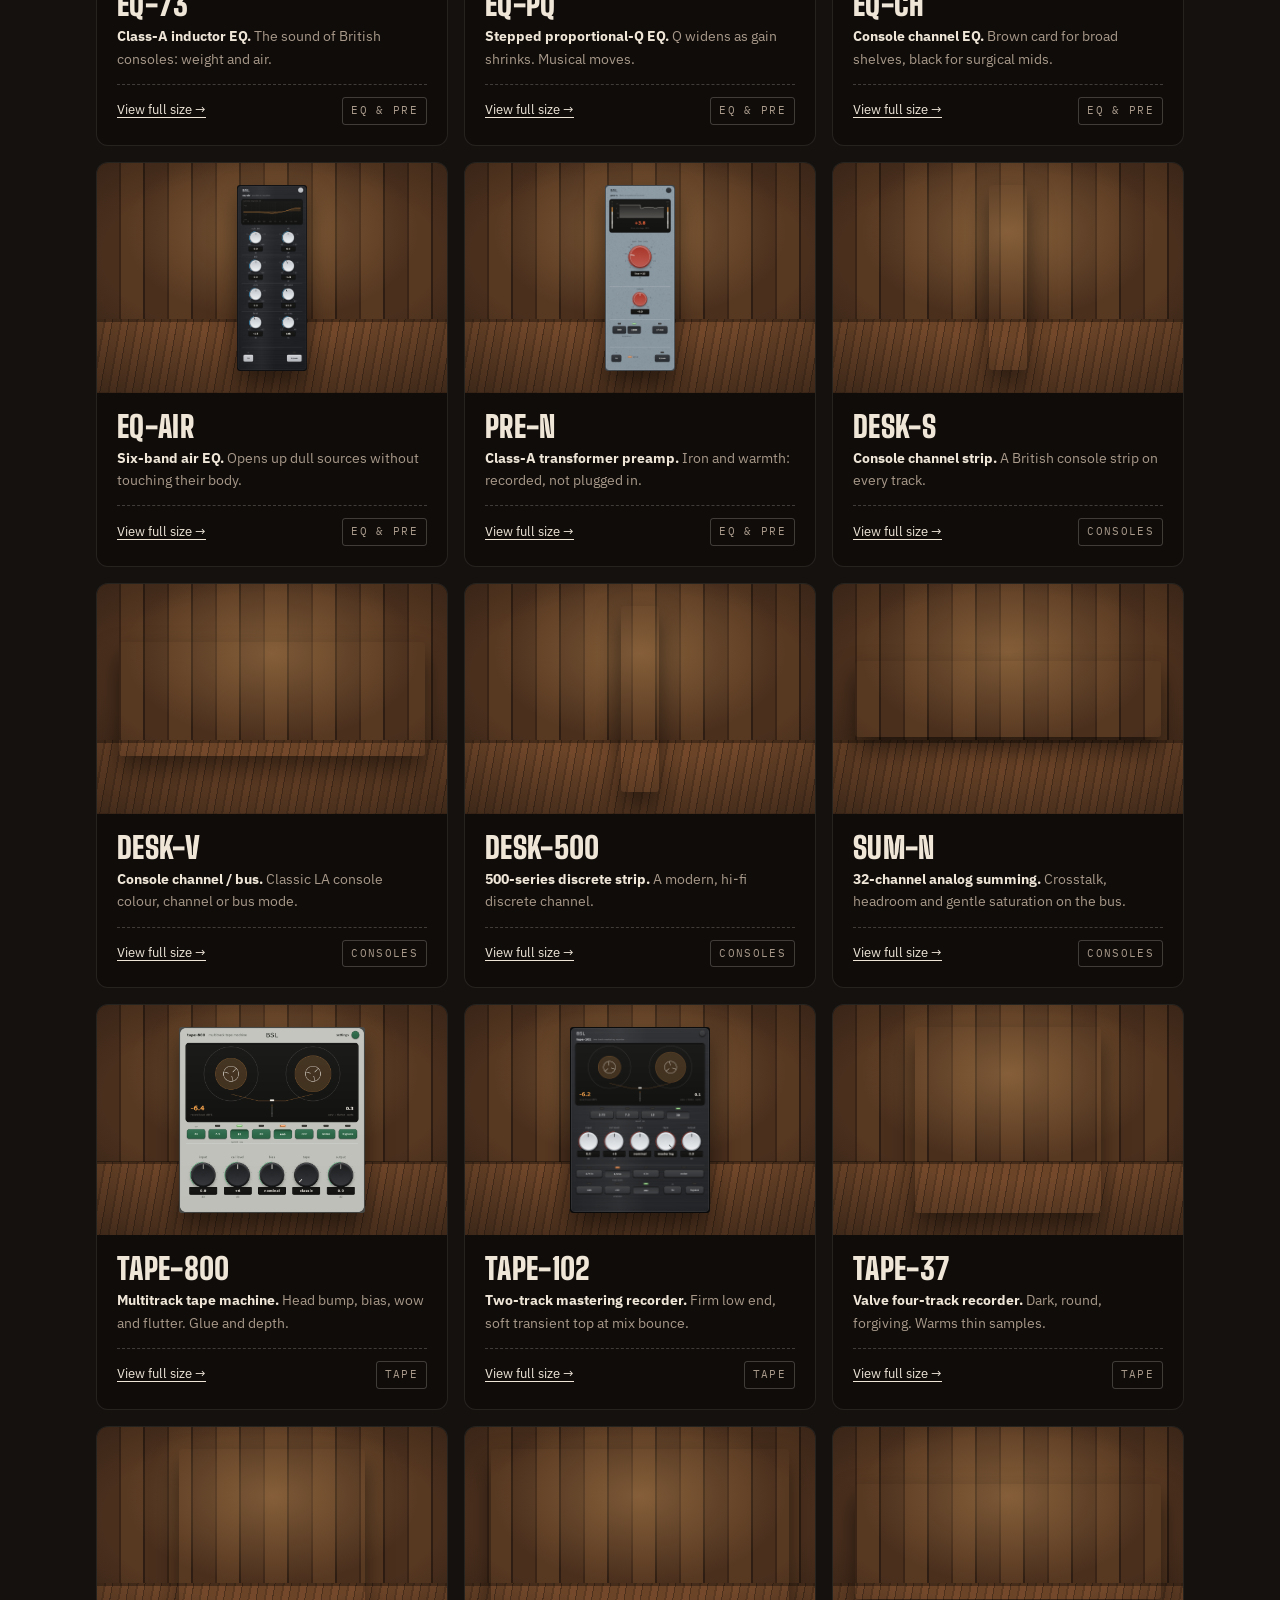
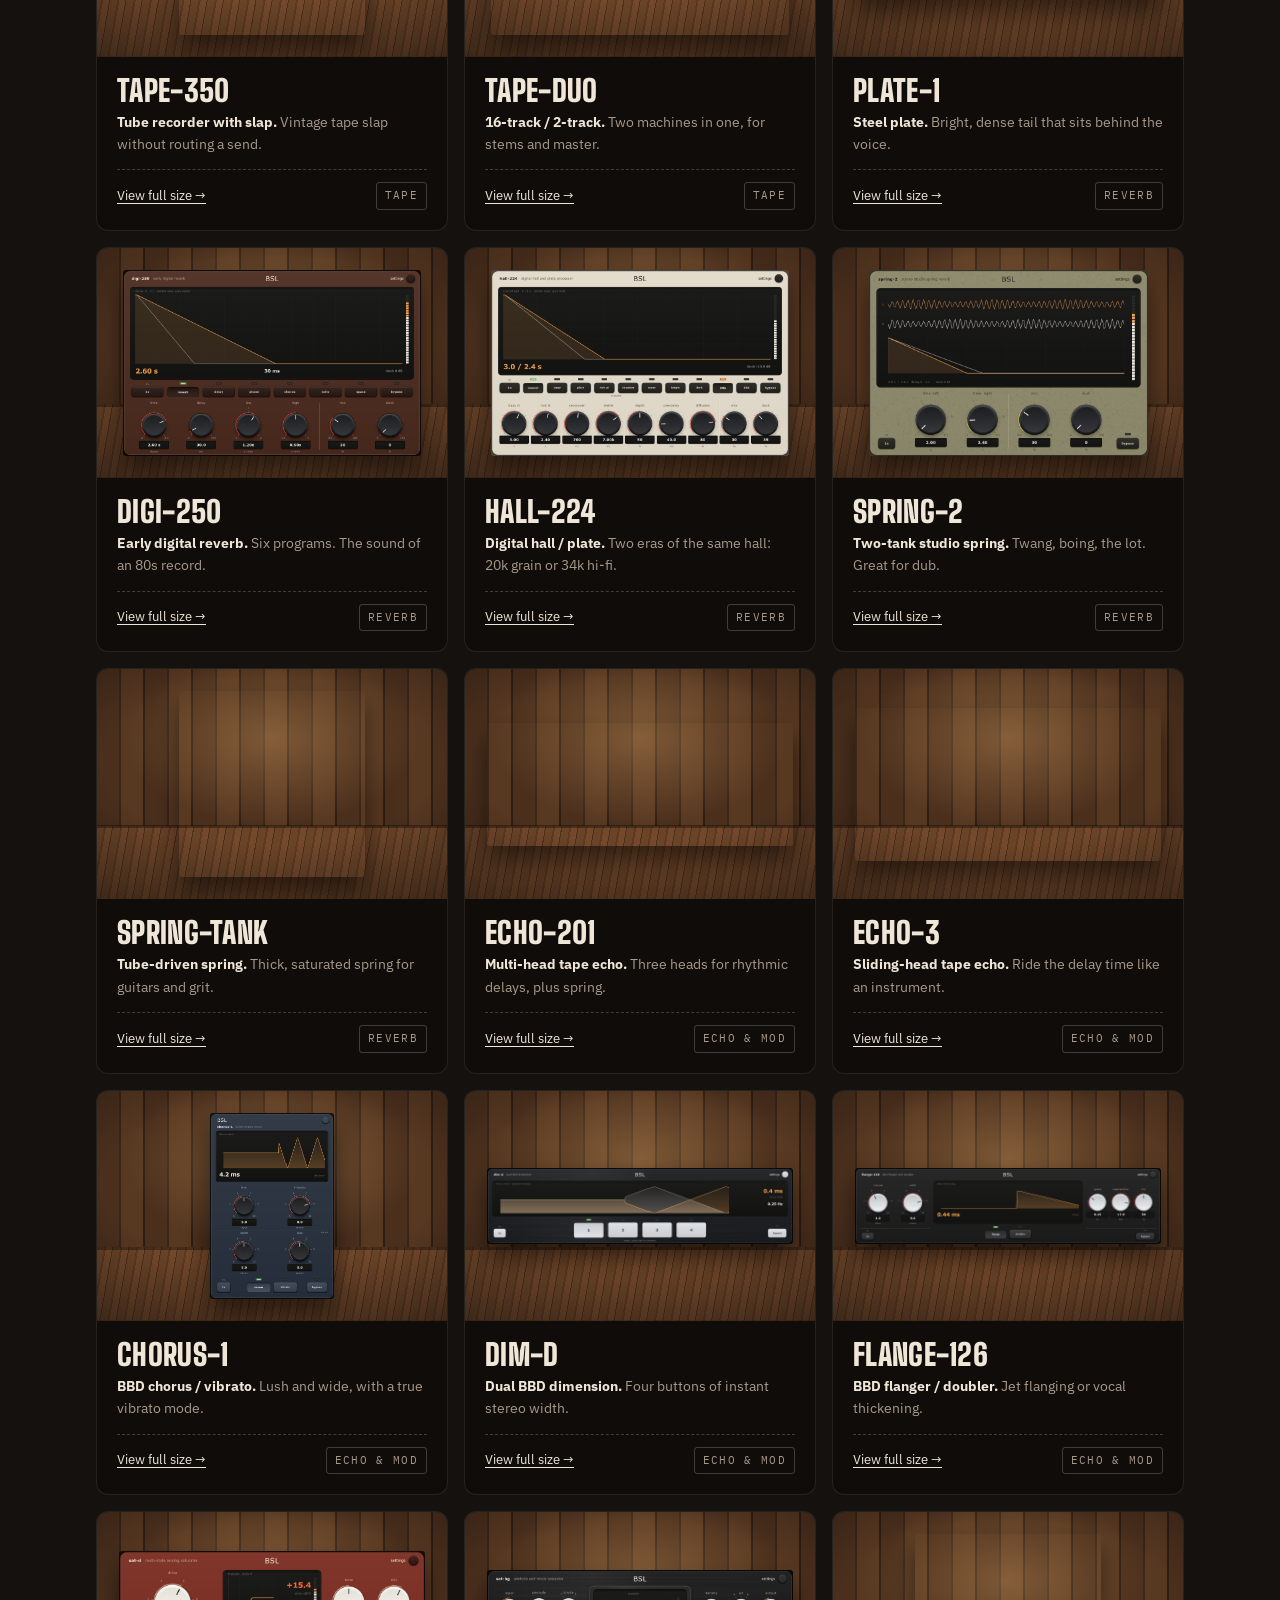
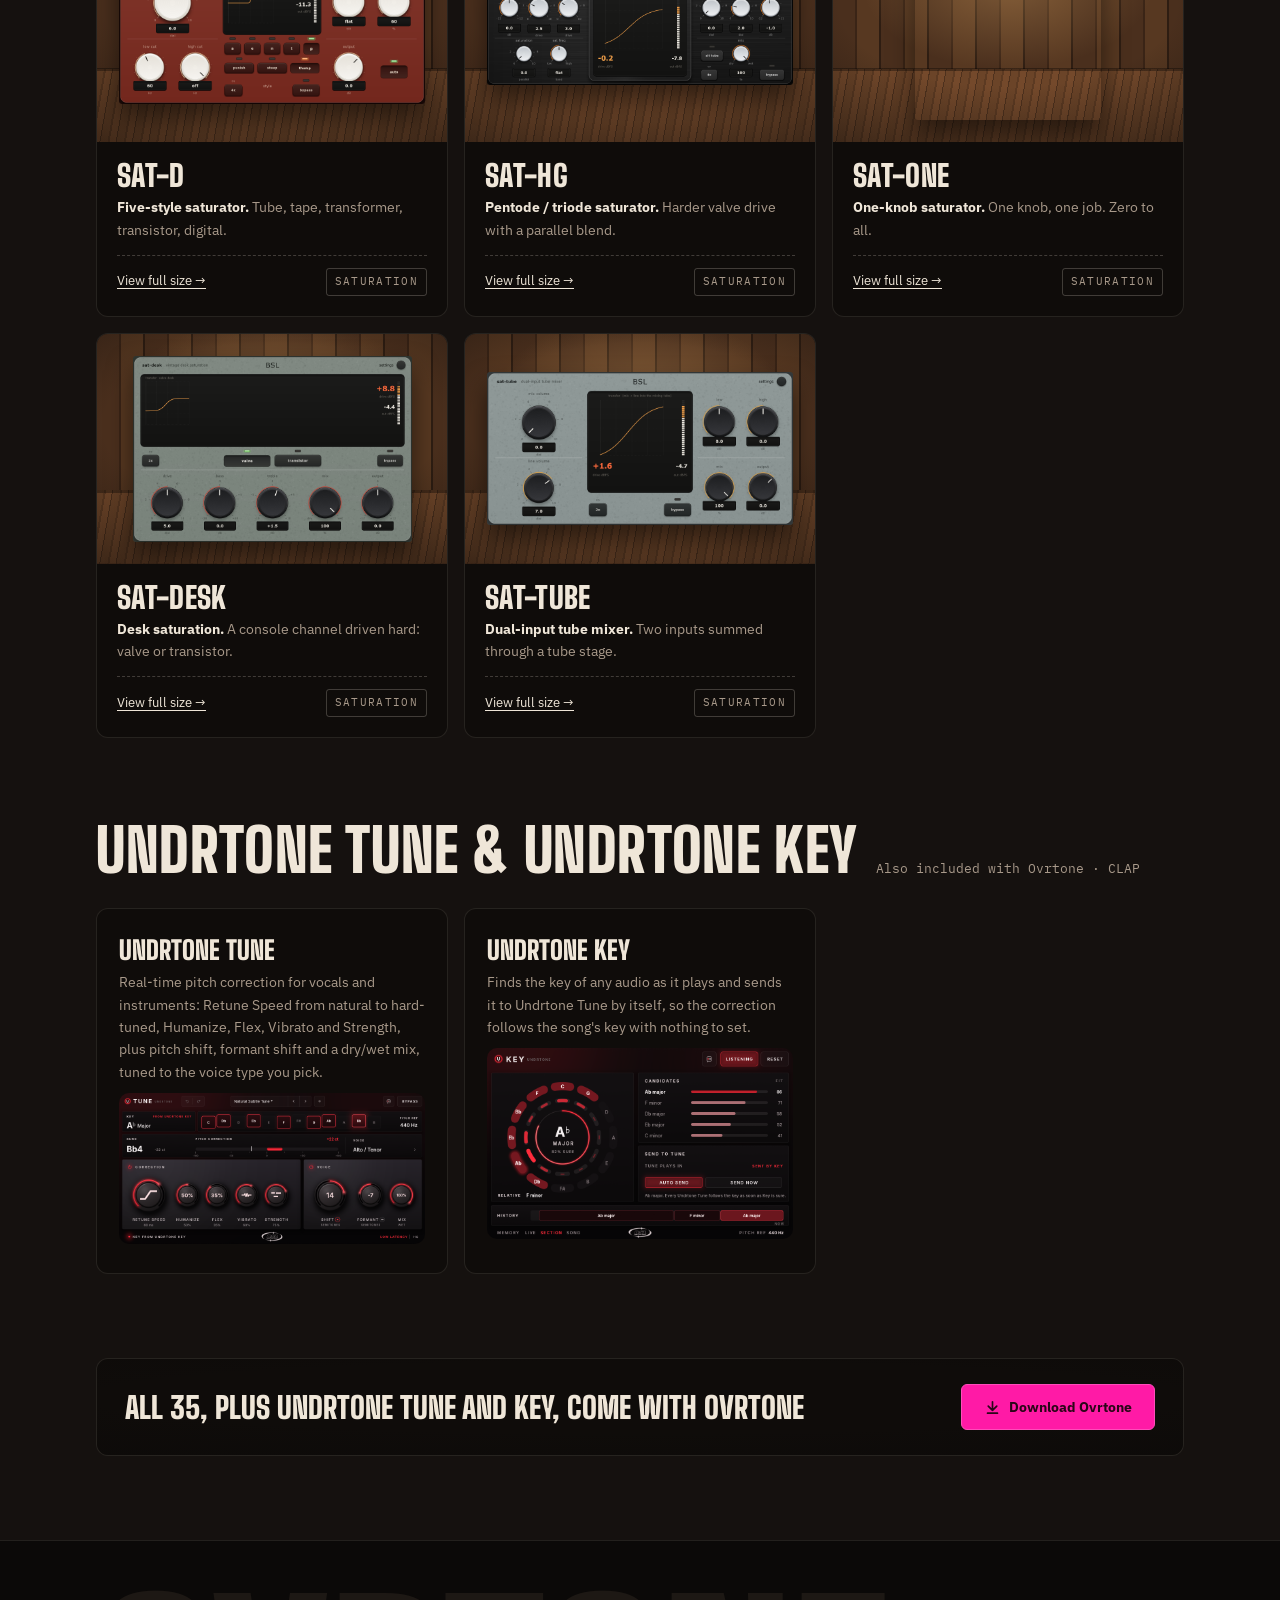
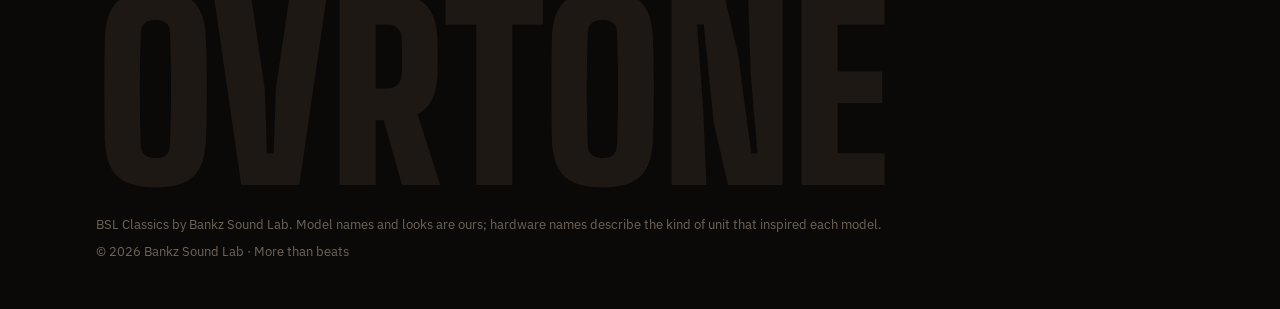
<file: plugins.html>
<!doctype html>
<html lang="en">
<head>
<meta charset="utf-8">
<meta name="viewport" content="width=device-width, initial-scale=1">
<title>The Shelf — 35 BSL Classics | Ovrtone</title>
<meta name="description" content="BSL Classics: 35 analog-hardware plugins included with Ovrtone. Compressors, EQs, consoles, tape, reverbs, echoes and saturators as VST3.">
<link rel="icon" href="icon.png">
<link rel="preconnect" href="https://fonts.googleapis.com">
<link rel="preconnect" href="https://fonts.gstatic.com" crossorigin>
<link href="https://fonts.googleapis.com/css2?family=Big+Shoulders+Display:wght@700;800;900&family=IBM+Plex+Sans:wght@400;500;600;700&family=IBM+Plex+Mono:wght@400;500&display=swap" rel="stylesheet">
<link rel="stylesheet" href="style.css">
</head>
<body>

<header class="bar">
  <div class="wrap">
    <a class="logo" href="index.html" aria-label="Bankz Sound Lab home"><img src="bsl-logo-small.png" alt="BSL" class="bsl-mark"></a>
    <nav>
      <a href="ovrtone.html">Ovrtone</a>
      <a href="plugins.html">Classics</a>
      <a href="https://github.com/SakaBoluwatife/ovrtone/discussions">Feedback</a>
      <a class="get" href="download.html">Download</a>
    </nav>
  </div>
</header>

<main>
  <div class="page-head">
    <div class="wrap">
      <div class="crumbs"><a href="index.html">BSL</a> / Classics</div>
      <h1>The shelf</h1>
      <p class="lead"><b>35 BSL Classics, included with Ovrtone.</b> Circuit-informed models of classic studio hardware, installed as VST3 so any DAW on your PC can use them too. Click one to see it full size.</p>
    </div>
  </div>

  <section>
    <div class="wrap">
      <div class="bar-tabs" id="cats" role="group" aria-label="Filter by type"></div>
      <div class="bar-tabs" id="themes" role="group" aria-label="Plugin theme"><span class="lbl">Finish</span></div>
      <p class="count" id="count"></p>
      <div class="shelf" id="rack"></div>
    </div>
  </section>

  <section style="padding-top:0">
    <div class="wrap">
      <div class="head"><h2>Undrtone Tune &amp; Undrtone Key</h2><span class="sub">Also included with Ovrtone · CLAP</span></div>
      <div class="grid">
        <div class="card spec"><h3>Undrtone Tune</h3><p>Real-time pitch correction for vocals and instruments: Retune Speed from natural to hard-tuned, Humanize, Flex, Vibrato and Strength, plus pitch shift, formant shift and a dry/wet mix, tuned to the voice type you pick.</p><img src="plugins/undrtone-tune.png" alt="Undrtone Tune" style="width:100%;border-radius:10px;margin-top:10px"></div>
        <div class="card spec"><h3>Undrtone Key</h3><p>Finds the key of any audio as it plays and sends it to Undrtone Tune by itself, so the correction follows the song's key with nothing to set.</p><img src="plugins/undrtone-key.png" alt="Undrtone Key" style="width:100%;border-radius:10px;margin-top:10px"></div>
      </div>
    </div>
  </section>

  <section style="padding-top:0">
    <div class="wrap">
      <div class="card next-door studio">
        <h3>All 35, plus Undrtone Tune and Key, come with Ovrtone</h3>
        <a class="btn go" href="download.html">
          <svg viewBox="0 0 24 24" fill="none" stroke="currentColor" stroke-width="2.4" stroke-linecap="round" stroke-linejoin="round"><path d="M12 4v12M6 10l6 6 6-6M5 20h14"/></svg>
          Download Ovrtone
        </a>
      </div>
    </div>
  </section>
</main>

<footer>
  <div class="wrap">
    <div class="big" aria-hidden="true">Ovrtone</div>
    <p>BSL Classics by Bankz Sound Lab. Model names and looks are ours; hardware names describe the kind of unit that inspired each model.</p>
    <p>© 2026 Bankz Sound Lab · More than beats</p>
  </div>
</footer>

<div class="lightbox" id="lightbox" role="dialog" aria-modal="true" aria-label="Plugin screenshot">
  <figure><img id="lbImg" alt=""><figcaption id="lbCap"></figcaption></figure>
</div>

<script src="site.js"></script>
<script>
  const PLUGINS = [
    ['fet1','FET-1','Dynamics','1176-style FET limiter','Fast peak limiting with a confident FET edge.'],
    ['opto2','OPTO-2','Dynamics','Electro-optical leveler','Smooth, slow, forgiving levelling for vocals and bass.'],
    ['vari6','VARI-6','Dynamics','Variable-mu tube limiter','Slow, musical release that glues a mix.'],
    ['busg','BUS-G','Dynamics','Console VCA bus compressor','Tight, clean glue for the stereo and drum bus.'],
    ['vca25','VCA-25','Dynamics','VCA compressor with Thrust','Fast and modern; Thrust lets kicks breathe.'],
    ['tubeeq','TUBE-EQ','EQ & Pre','Passive program EQ','Boost and cut the lows together for weight without mud.'],
    ['eq73','EQ-73','EQ & Pre','Class-A inductor EQ','The sound of British consoles: weight and air.'],
    ['eqpq','EQ-PQ','EQ & Pre','Stepped proportional-Q EQ','Q widens as gain shrinks. Musical moves.'],
    ['eqch','EQ-CH','EQ & Pre','Console channel EQ','Brown card for broad shelves, black for surgical mids.'],
    ['eqair','EQ-AIR','EQ & Pre','Six-band air EQ','Opens up dull sources without touching their body.'],
    ['pren','PRE-N','EQ & Pre','Class-A transformer preamp','Iron and warmth: recorded, not plugged in.'],
    ['desks','DESK-S','Consoles','Console channel strip','A British console strip on every track.'],
    ['deskv','DESK-V','Consoles','Console channel / bus','Classic LA console colour, channel or bus mode.'],
    ['desk500','DESK-500','Consoles','500-series discrete strip','A modern, hi-fi discrete channel.'],
    ['sumn','SUM-N','Consoles','32-channel analog summing','Crosstalk, headroom and gentle saturation on the bus.'],
    ['tape800','TAPE-800','Tape','Multitrack tape machine','Head bump, bias, wow and flutter. Glue and depth.'],
    ['tape102','TAPE-102','Tape','Two-track mastering recorder','Firm low end, soft transient top at mix bounce.'],
    ['tape37','TAPE-37','Tape','Valve four-track recorder','Dark, round, forgiving. Warms thin samples.'],
    ['tape350','TAPE-350','Tape','Tube recorder with slap','Vintage tape slap without routing a send.'],
    ['tapeduo','TAPE-DUO','Tape','16-track / 2-track','Two machines in one, for stems and master.'],
    ['plate1','PLATE-1','Reverb','Steel plate','Bright, dense tail that sits behind the voice.'],
    ['digi250','DIGI-250','Reverb','Early digital reverb','Six programs. The sound of an 80s record.'],
    ['hall224','HALL-224','Reverb','Digital hall / plate','Two eras of the same hall: 20k grain or 34k hi-fi.'],
    ['spring2','SPRING-2','Reverb','Two-tank studio spring','Twang, boing, the lot. Great for dub.'],
    ['springtank','SPRING-TANK','Reverb','Tube-driven spring','Thick, saturated spring for guitars and grit.'],
    ['echo201','ECHO-201','Echo & Mod','Multi-head tape echo','Three heads for rhythmic delays, plus spring.'],
    ['echo3','ECHO-3','Echo & Mod','Sliding-head tape echo','Ride the delay time like an instrument.'],
    ['chorus1','CHORUS-1','Echo & Mod','BBD chorus / vibrato','Lush and wide, with a true vibrato mode.'],
    ['dimd','DIM-D','Echo & Mod','Dual BBD dimension','Four buttons of instant stereo width.'],
    ['flange126','FLANGE-126','Echo & Mod','BBD flanger / doubler','Jet flanging or vocal thickening.'],
    ['satd','SAT-D','Saturation','Five-style saturator','Tube, tape, transformer, transistor, digital.'],
    ['sathg','SAT-HG','Saturation','Pentode / triode saturator','Harder valve drive with a parallel blend.'],
    ['satone','SAT-ONE','Saturation','One-knob saturator','One knob, one job. Zero to all.'],
    ['satdesk','SAT-DESK','Saturation','Desk saturation','A console channel driven hard: valve or transistor.'],
    ['sattube','SAT-TUBE','Saturation','Dual-input tube mixer','Two inputs summed through a tube stage.'],
  ];
  const THEMES = [['heritage','Heritage'],['signature','Signature'],['soft-dark','Soft dark'],['soft-cream','Soft cream']];
  const CATS = ['All', ...new Set(PLUGINS.map(p => p[2]))];
  let theme = 'heritage', cat = 'All';

  const rack = document.getElementById('rack');
  rack.innerHTML = PLUGINS.map(([id, name, c, kind, desc]) => `
    <article class="unit card" data-id="${id}" data-cat="${c}" tabindex="0">
      <div class="shot studio"><img loading="lazy" decoding="async" src="plugins/${id}-heritage.png" alt="BSL ${name} plugin"></div>
      <div class="body">
        <h3>${name}</h3>
        <p><b>${kind}.</b> ${desc}</p>
        <div class="foot"><span class="more">View full size →</span><span class="tag">${c}</span></div>
      </div>
    </article>`).join('');

  const mkBar = (el, items, cur, on) => {
    items.forEach(([v, label]) => {
      const b = document.createElement('button');
      b.textContent = label; b.setAttribute('aria-pressed', v === cur);
      b.onclick = () => { el.querySelectorAll('button').forEach(x => x.setAttribute('aria-pressed', x === b)); on(v); };
      el.appendChild(b);
    });
  };
  const render = () => {
    let n = 0;
    rack.querySelectorAll('.unit').forEach(u => {
      const show = cat === 'All' || u.dataset.cat === cat;
      u.hidden = !show; if (show) n++;
      u.querySelector('img').src = `plugins/${u.dataset.id}-${theme}.png`;
    });
    document.getElementById('count').textContent = `${n} unit${n === 1 ? '' : 's'} on the shelf`;
  };
  mkBar(document.getElementById('cats'), CATS.map(c => [c, c]), cat, v => { cat = v; render(); });
  mkBar(document.getElementById('themes'), THEMES, theme, v => { theme = v; render(); });
  render();

  const lb = document.getElementById('lightbox'), lbImg = document.getElementById('lbImg'), lbCap = document.getElementById('lbCap');
  const openLb = u => {
    const p = PLUGINS.find(x => x[0] === u.dataset.id);
    lbImg.src = u.querySelector('img').src; lbImg.alt = `BSL ${p[1]} plugin`;
    lbCap.innerHTML = `<b>BSL ${p[1]}</b> ${p[3]}`;
    lb.classList.add('open');
  };
  rack.addEventListener('click', e => { const u = e.target.closest('.unit'); if (u) openLb(u); });
  rack.addEventListener('keydown', e => { if (e.key === 'Enter') { const u = e.target.closest('.unit'); if (u) openLb(u); } });
  lb.onclick = () => lb.classList.remove('open');
  document.addEventListener('keydown', e => { if (e.key === 'Escape') lb.classList.remove('open'); });
</script>
</body>
</html>
</file>
<file: style.css>
:root {
    --bg: #15110f;
    --bg-deep: #0b0908;
    --card: #0f0c0a;
    --card-2: #1a1512;
    --line: rgba(239, 230, 216, .10);
    --line-2: rgba(239, 230, 216, .22);
    --text: #efe6d8;
    --muted: #a8998a;
    --dim: #6f6458;
    --green: #ff1aa6;
    --green-hi: #ff4dbb;
    --green-ink: #2a0618;
    --signal: #ff1aa6;
    --amber: #e8a24a;
    --display: "Big Shoulders Display", "Arial Narrow", Impact, sans-serif;
    --mono: "IBM Plex Mono", ui-monospace, Menlo, monospace;
  }
  * { box-sizing: border-box; }
  html { -webkit-text-size-adjust: 100%; scroll-behavior: smooth; }
  body {
    margin: 0; background: var(--bg); color: var(--text); overflow-x: hidden;
    font: 15px/1.6 "IBM Plex Sans", system-ui, -apple-system, "Segoe UI", sans-serif;
  }
  a { color: inherit; text-decoration: none; }
  img { max-width: 100%; }
  .wrap { max-width: 1120px; margin: 0 auto; padding: 0 16px; }
  .mono { font-family: var(--mono); }

  /* Warm studio backdrop: wood-slat wall, floor and a soft lamp glow. Used behind hardware. */
  .studio {
    position: relative; isolation: isolate; overflow: hidden;
    background:
      radial-gradient(60% 55% at 50% 30%, rgba(255, 196, 120, .28), transparent 70%),
      linear-gradient(180deg, transparent 0 68%, rgba(0,0,0,.35) 68% 69%, transparent 69%),
      repeating-linear-gradient(100deg, #6b4428 0 7px, #5c3a22 7px 9px, #74492b 9px 15px, #4e311d 15px 16px) bottom / 100% 32% no-repeat,
      repeating-linear-gradient(90deg, #4a2f1d 0 22px, #3a2416 22px 24px, #573821 24px 46px, #2e1d12 46px 48px);
  }
  .studio::after { content: ""; position: absolute; inset: 0; z-index: -1; pointer-events: none;
    background: radial-gradient(120% 90% at 50% 40%, transparent 40%, rgba(11,9,8,.75) 100%); }

  /* Header bar */
  header.bar {
    position: sticky; top: 0; z-index: 50; height: 58px;
    background: rgba(15, 12, 10, .86); backdrop-filter: blur(10px); -webkit-backdrop-filter: blur(10px);
    border-bottom: 1px solid var(--line);
  }
  header.bar .wrap { height: 100%; display: flex; align-items: center; gap: 14px; max-width: none; padding: 0 20px; }
  .logo { display: flex; align-items: center; gap: 12px; font-family: var(--display); font-weight: 900; font-size: 24px; letter-spacing: .04em; text-transform: uppercase; }
  .logo .mark { display: grid; place-items: center; width: 34px; height: 24px; border: 2px solid var(--signal); border-radius: 4px; }
  .logo .mark img { width: 16px; height: 16px; filter: grayscale(1) brightness(2); }
  header nav { margin-left: auto; display: flex; height: 100%; }
  header nav a {
    display: flex; align-items: center; padding: 0 16px; height: 100%;
    font-family: var(--mono); font-size: 12px; letter-spacing: .14em; text-transform: uppercase; color: var(--muted);
    border-left: 1px solid var(--line); transition: color .15s, background .15s;
  }
  header nav a:hover { color: var(--text); background: rgba(239,230,216,.04); }
  header nav a.get { color: var(--green-ink); background: var(--green); }
  header nav a.get:hover { background: var(--green-hi); }

  /* Hero */
  .hero { min-height: calc(100vh - 58px); min-height: calc(100svh - 58px); display: flex; align-items: center; padding: 56px 0 72px; }
  .hero .wrap { display: grid; grid-template-columns: 1.05fr 1fr; gap: 48px; align-items: center; }
  .kicker { font-family: var(--mono); font-size: 12px; letter-spacing: .16em; text-transform: uppercase; color: var(--muted); display: flex; align-items: center; gap: 10px; }
  .kicker .led { width: 8px; height: 8px; border-radius: 50%; background: var(--signal); box-shadow: 0 0 10px var(--signal); }
  h1 {
    margin: 16px 0 18px; font-family: var(--display); font-weight: 900; text-transform: uppercase;
    font-size: clamp(64px, 11vw, 132px); line-height: .86; letter-spacing: .005em;
  }
  h1 small { display: block; font-size: .3em; line-height: 1.15; font-weight: 800; color: var(--muted); letter-spacing: .02em; margin-top: 14px; }
  .lead { font-size: 17px; color: #d9cdbd; max-width: 520px; margin: 0 0 28px; }
  .lead b { color: var(--text); }
  .actions { display: flex; gap: 10px; flex-wrap: wrap; }
  .btn {
    display: inline-flex; align-items: center; justify-content: center; gap: 8px; min-height: 46px; padding: 0 22px;
    font: 600 14px "IBM Plex Sans", sans-serif; border-radius: 6px; border: 1px solid var(--line-2);
    background: #1d1814; color: var(--text); cursor: pointer; transition: background .15s, transform .15s;
  }
  .btn:hover { background: #26201b; transform: translateY(-1px); }
  .btn.go { background: var(--green); border-color: var(--green-hi); color: var(--green-ink); }
  .btn.go:hover { background: var(--green-hi); }
  .btn svg { width: 17px; height: 17px; }
  .hero .meta { margin-top: 22px; display: flex; gap: 8px; flex-wrap: wrap; }
  .tag { font-family: var(--mono); font-size: 11px; letter-spacing: .12em; text-transform: uppercase; color: var(--muted); border: 1px solid var(--line-2); border-radius: 3px; padding: 4px 8px; white-space: nowrap; }

  .rack-stage { border-radius: 14px; border: 1px solid var(--line); padding: 34px 26px 44px; box-shadow: 0 40px 90px rgba(0,0,0,.55); }
  .rack { position: relative; padding: 10px 18px; background: linear-gradient(90deg, #1b1714, #2a2420 6%, #1b1714 12%, #1b1714 88%, #2a2420 94%, #1b1714);
    border-radius: 6px; box-shadow: 0 30px 50px rgba(0,0,0,.6), inset 0 0 0 1px rgba(255,255,255,.05); }
  .rack img { display: block; width: 100%; height: auto; border-radius: 3px; margin: 6px 0; box-shadow: 0 2px 6px rgba(0,0,0,.5); }
  .rack::before, .rack::after { content: ""; position: absolute; top: 14px; bottom: 14px; width: 6px;
    background: radial-gradient(circle, #6e655c 1.6px, transparent 2.2px) 0 0 / 6px 26px repeat-y; }
  .rack::before { left: 6px; } .rack::after { right: 6px; }
  .pallet { height: 18px; margin: 0 6%; background: repeating-linear-gradient(90deg, #8a6440 0 60px, #5e4329 60px 66px); border-radius: 2px; box-shadow: 0 12px 20px rgba(0,0,0,.5); }
  .scroll-hint { margin-top: 40px; font-family: var(--mono); font-size: 11px; letter-spacing: .2em; color: var(--dim); text-transform: uppercase; }

  /* Sections */
  section { padding: 84px 0; scroll-margin-top: 58px; }
  section.alt { background: var(--bg-deep); }
  .head { display: flex; align-items: baseline; gap: 18px; flex-wrap: wrap; margin-bottom: 28px; }
  h2 { margin: 0; font-family: var(--display); font-weight: 900; text-transform: uppercase; font-size: clamp(40px, 6vw, 60px); line-height: .95; letter-spacing: .01em; }
  .head .sub { font-family: var(--mono); font-size: 13px; color: var(--muted); }

  .card { background: var(--card); border: 1px solid var(--line); border-radius: 12px; overflow: hidden; }

  /* Download: feature card like a flagship product */
  .feature { display: grid; grid-template-columns: 1.15fr 1fr; }
  .feature .studio { padding: 36px 30px; display: flex; align-items: center; }
  .feature .studio .rack { width: 100%; }
  .feature .body { padding: 30px; display: flex; flex-direction: column; }
  .feature h3 { margin: 0 0 8px; font-family: var(--display); font-weight: 900; font-size: 40px; line-height: 1; text-transform: uppercase; }
  .feature p { margin: 0 0 12px; color: var(--muted); }
  .feature p b { color: var(--text); }
  .price { display: flex; align-items: center; gap: 12px; flex-wrap: wrap; margin: auto 0 6px; padding-top: 18px; border-top: 1px dashed var(--line-2); }
  .price .big { font-family: var(--display); font-weight: 900; font-size: 48px; line-height: 1; }
  .price-note { font-family: var(--mono); font-size: 12px; color: var(--dim); margin-bottom: 16px; }
  .feature .actions .btn { flex: 1 1 140px; }
  .btn.soon { pointer-events: none; opacity: .55; }
  .opts { margin: 4px 0 14px; padding: 0; list-style: none; }
  .opts li { padding: 8px 0; border-top: 1px solid var(--line); color: var(--muted); font-size: 14px; }
  .opts li b { color: var(--text); }

  .note { margin-top: 14px; padding: 20px 24px; background: var(--card-2); border: 1px solid var(--line); border-left: 3px solid var(--amber); border-radius: 10px; font-size: 14px; }
  .note b.t { display: block; font-family: var(--display); font-weight: 800; font-size: 20px; text-transform: uppercase; letter-spacing: .02em; margin-bottom: 4px; }
  .note p { margin: 0; color: var(--muted); }
  .note p + p { margin-top: 6px; }
  .note strong { color: var(--text); }

  /* Product cards (plugins, features) */
  .shelf { display: grid; grid-template-columns: repeat(3, 1fr); gap: 16px; }
  .unit { display: flex; flex-direction: column; cursor: zoom-in; transition: transform .2s, border-color .2s; }
  .unit:hover { transform: translateY(-3px); border-color: var(--line-2); }
  .unit[hidden] { display: none; }
  .unit .shot { height: 230px; display: flex; align-items: center; justify-content: center; padding: 22px; }
  .unit .shot img { max-height: 100%; max-width: 100%; width: auto; height: auto; display: block; border-radius: 3px; box-shadow: 0 14px 26px rgba(0,0,0,.55); }
  .unit .body { padding: 18px 20px 20px; display: flex; flex-direction: column; flex: 1; }
  .unit h3 { margin: 0 0 6px; font-family: var(--display); font-weight: 900; font-size: 30px; line-height: 1; text-transform: uppercase; letter-spacing: .01em; }
  .unit p { margin: 0; color: var(--muted); font-size: 14px; }
  .unit p b { color: var(--text); }
  .unit .foot { margin-top: 14px; padding-top: 12px; border-top: 1px dashed var(--line-2); display: flex; justify-content: space-between; align-items: center; gap: 8px; }
  .unit .more { font-size: 13px; text-decoration: underline; text-underline-offset: 3px; color: var(--text); }

  .bar-tabs { display: flex; flex-wrap: wrap; gap: 6px; margin-bottom: 10px; }
  .bar-tabs .lbl { align-self: center; font-family: var(--mono); font-size: 11px; letter-spacing: .14em; color: var(--dim); text-transform: uppercase; margin-right: 6px; }
  .bar-tabs button {
    font-family: var(--mono); font-size: 12px; letter-spacing: .08em; text-transform: uppercase; color: var(--muted);
    background: transparent; border: 1px solid var(--line-2); border-radius: 4px; padding: 7px 12px; cursor: pointer; transition: all .15s;
  }
  .bar-tabs button:hover { color: var(--text); }
  .bar-tabs button[aria-pressed="true"] { color: var(--green-ink); background: var(--green); border-color: var(--green-hi); }
  .count { font-family: var(--mono); font-size: 12px; color: var(--dim); margin: 6px 0 22px; }

  /* What's new + features */
  .grid { display: grid; grid-template-columns: repeat(3, 1fr); gap: 16px; }
  .spec { padding: 22px; }
  .spec .n { font-family: var(--mono); font-size: 11px; letter-spacing: .14em; color: var(--amber); }
  .spec h3 { margin: 6px 0 8px; font-family: var(--display); font-weight: 900; font-size: 26px; line-height: 1.02; text-transform: uppercase; }
  .spec p { margin: 0; color: var(--muted); font-size: 14px; }
  .spec ul { margin: 0; padding: 0; list-style: none; }
  .spec li { padding: 8px 0; border-top: 1px solid var(--line); color: var(--muted); font-size: 14px; }
  .spec li:first-child { border-top: 0; padding-top: 0; }
  .spec li b { color: var(--text); }
  .two { display: grid; grid-template-columns: 1fr 1fr; gap: 16px; }

  /* Product videos */
  .tour { display: grid; grid-template-columns: 1fr 1fr; gap: 16px; }
  .clip:first-child { grid-column: 1 / -1; }
  .clip .frame { position: relative; aspect-ratio: 16 / 9; background: #000; }
  .clip video { display: block; width: 100%; height: 100%; object-fit: cover; }
  .clip .body { padding: 18px 20px; }
  .clip h3 { margin: 0 0 4px; font-family: var(--display); font-weight: 900; font-size: 28px; text-transform: uppercase; }
  .clip p { margin: 0; color: var(--muted); font-size: 14px; }

  /* Source request */
  .req { display: flex; align-items: center; justify-content: space-between; gap: 24px; flex-wrap: wrap; padding: 28px 30px; }
  .req h3 { margin: 6px 0 6px; font-family: var(--display); font-weight: 900; font-size: 34px; text-transform: uppercase; line-height: 1; }
  .req p { margin: 0; color: var(--muted); max-width: 560px; }

  footer { padding: 56px 0 40px; background: var(--bg-deep); border-top: 1px solid var(--line); color: var(--dim); font-size: 13px; }
  footer .big { font-family: var(--display); font-weight: 900; text-transform: uppercase; font-size: clamp(72px, 20vw, 240px); line-height: .8; color: #1d1814; margin-bottom: 26px; user-select: none; }
  footer p { margin: 0 0 6px; }
  footer a { color: var(--muted); text-decoration: underline; text-underline-offset: 3px; }

  .lightbox { position: fixed; inset: 0; z-index: 100; background: rgba(11,9,8,.92); display: none; align-items: center; justify-content: center; padding: 24px; cursor: zoom-out; }
  .lightbox.open { display: flex; }
  .lightbox figure { margin: 0; text-align: center; max-width: min(1100px, 100%); }
  .lightbox img { max-width: 100%; max-height: 80vh; border-radius: 6px; box-shadow: 0 30px 80px rgba(0,0,0,.7); }
  .lightbox figcaption { margin-top: 14px; font-family: var(--mono); font-size: 13px; color: var(--muted); }
  .lightbox figcaption b { color: var(--text); font-family: var(--display); font-size: 22px; font-weight: 900; text-transform: uppercase; margin-right: 6px; }

  section[hidden], a[hidden] { display: none !important; }

  @media (max-width: 900px) {
    .hero .wrap, .feature { grid-template-columns: 1fr; }
    .shelf, .grid { grid-template-columns: 1fr 1fr; }
  }
  @media (max-width: 620px) {
    header nav a:not(.get) { display: none; }
    .shelf, .grid, .two, .tour { grid-template-columns: 1fr; }
    .clip:first-child { grid-column: auto; }
    .btn { width: 100%; }
    section { padding: 64px 0; }
    .rack-stage { padding: 22px 14px 30px; }
  }
  @media (prefers-reduced-motion: reduce) { * { transition: none !important; } html { scroll-behavior: auto; } }

  /* ---- Multi-page additions ---- */
  header nav a.on { color: var(--text); background: rgba(239,230,216,.06); box-shadow: inset 0 -2px 0 var(--signal); }
  header nav a.get.on { background: var(--green-hi); color: var(--green-ink); }
  .page-head { padding: 64px 0 8px; }
  .page-head .kicker { margin-bottom: 10px; }
  .page-head h1 { margin: 0 0 14px; font-size: clamp(56px, 9vw, 104px); }
  .page-head p.lead { margin-bottom: 0; }
  .page-head + section { padding-top: 40px; }

  .doors { display: grid; grid-template-columns: repeat(3, 1fr); gap: 16px; }
  .door { display: flex; flex-direction: column; transition: transform .2s, border-color .2s; }
  .door:hover { transform: translateY(-3px); border-color: var(--line-2); }
  .door .studio { height: 220px; display: flex; align-items: center; justify-content: center; padding: 24px; }
  .door .studio img { max-height: 100%; max-width: 100%; border-radius: 3px; box-shadow: 0 14px 26px rgba(0,0,0,.55); }
  .door .studio .stack { width: 88%; }
  .door .studio .stack img { display: block; width: 100%; margin: 4px 0; }
  .door .body { padding: 20px; display: flex; flex-direction: column; flex: 1; }
  .door .n { font-family: var(--mono); font-size: 11px; letter-spacing: .14em; color: var(--amber); }
  .door h3 { margin: 6px 0 6px; font-family: var(--display); font-weight: 900; font-size: 34px; line-height: 1; text-transform: uppercase; }
  .door p { margin: 0 0 16px; color: var(--muted); font-size: 14px; }
  .door .go-link { margin-top: auto; font-family: var(--mono); font-size: 12px; letter-spacing: .12em; text-transform: uppercase; color: var(--signal); }
  .door .studio .big-word { font-family: var(--display); font-weight: 900; font-size: 92px; line-height: .9; color: var(--text); text-shadow: 0 10px 30px rgba(0,0,0,.6); text-align: center; }
  .door .studio .big-word small { display: block; font-family: var(--mono); font-size: 12px; font-weight: 400; letter-spacing: .16em; color: #e6d6bf; margin-top: 8px; }

  .crumbs { font-family: var(--mono); font-size: 12px; letter-spacing: .12em; text-transform: uppercase; color: var(--dim); }
  .crumbs a:hover { color: var(--text); }
  .next-door { display: flex; justify-content: space-between; align-items: center; gap: 16px; flex-wrap: wrap; padding: 24px 28px; }
  .next-door h3 { margin: 0; font-family: var(--display); font-weight: 900; font-size: 30px; text-transform: uppercase; }

  @media (max-width: 900px) { .doors { grid-template-columns: 1fr 1fr; } }
  @media (max-width: 620px) { .doors { grid-template-columns: 1fr; } .page-head { padding-top: 40px; } }

  /* ---- BSL brand ---- */
  .logo .bsl-mark { height: 38px; width: auto; display: block; filter: drop-shadow(0 2px 6px rgba(255,26,166,.25)); }
  .btn.go, header nav a.get, .bar-tabs button[aria-pressed="true"] { font-weight: 700; }
  .brand-hero .wrap { grid-template-columns: 1fr 1fr; }
  .brand-stage { display: grid; place-items: center; min-height: 380px; border-radius: 14px; border: 1px solid var(--line); box-shadow: 0 40px 90px rgba(0,0,0,.55); padding: 40px; }
  .brand-stage img { width: min(100%, 520px); height: auto; filter: drop-shadow(0 18px 40px rgba(255,26,166,.35)); }
  .products { display: grid; grid-template-columns: 1fr 1fr; gap: 18px; }
  .product { display: grid; grid-template-rows: auto 1fr; transition: transform .2s, border-color .2s; }
  .product:hover { transform: translateY(-3px); border-color: rgba(255,26,166,.45); }
  .product .studio { height: 300px; display: flex; align-items: center; justify-content: center; padding: 28px; }
  .product .studio .rack { width: 92%; }
  .product .studio .appicon { width: 150px; height: 150px; border-radius: 34px; box-shadow: 0 24px 50px rgba(0,0,0,.6); }
  .product .body { padding: 24px; display: flex; flex-direction: column; }
  .product .n { font-family: var(--mono); font-size: 11px; letter-spacing: .14em; color: var(--signal); }
  .product h3 { margin: 6px 0 8px; font-family: var(--display); font-weight: 900; font-size: 46px; line-height: .95; text-transform: uppercase; }
  .product p { margin: 0 0 18px; color: var(--muted); }
  .product p b { color: var(--text); }
  .product .actions { margin-top: auto; }
  @media (max-width: 900px) { .brand-hero .wrap, .products { grid-template-columns: 1fr; } .brand-stage { min-height: 260px; } }
</file>
